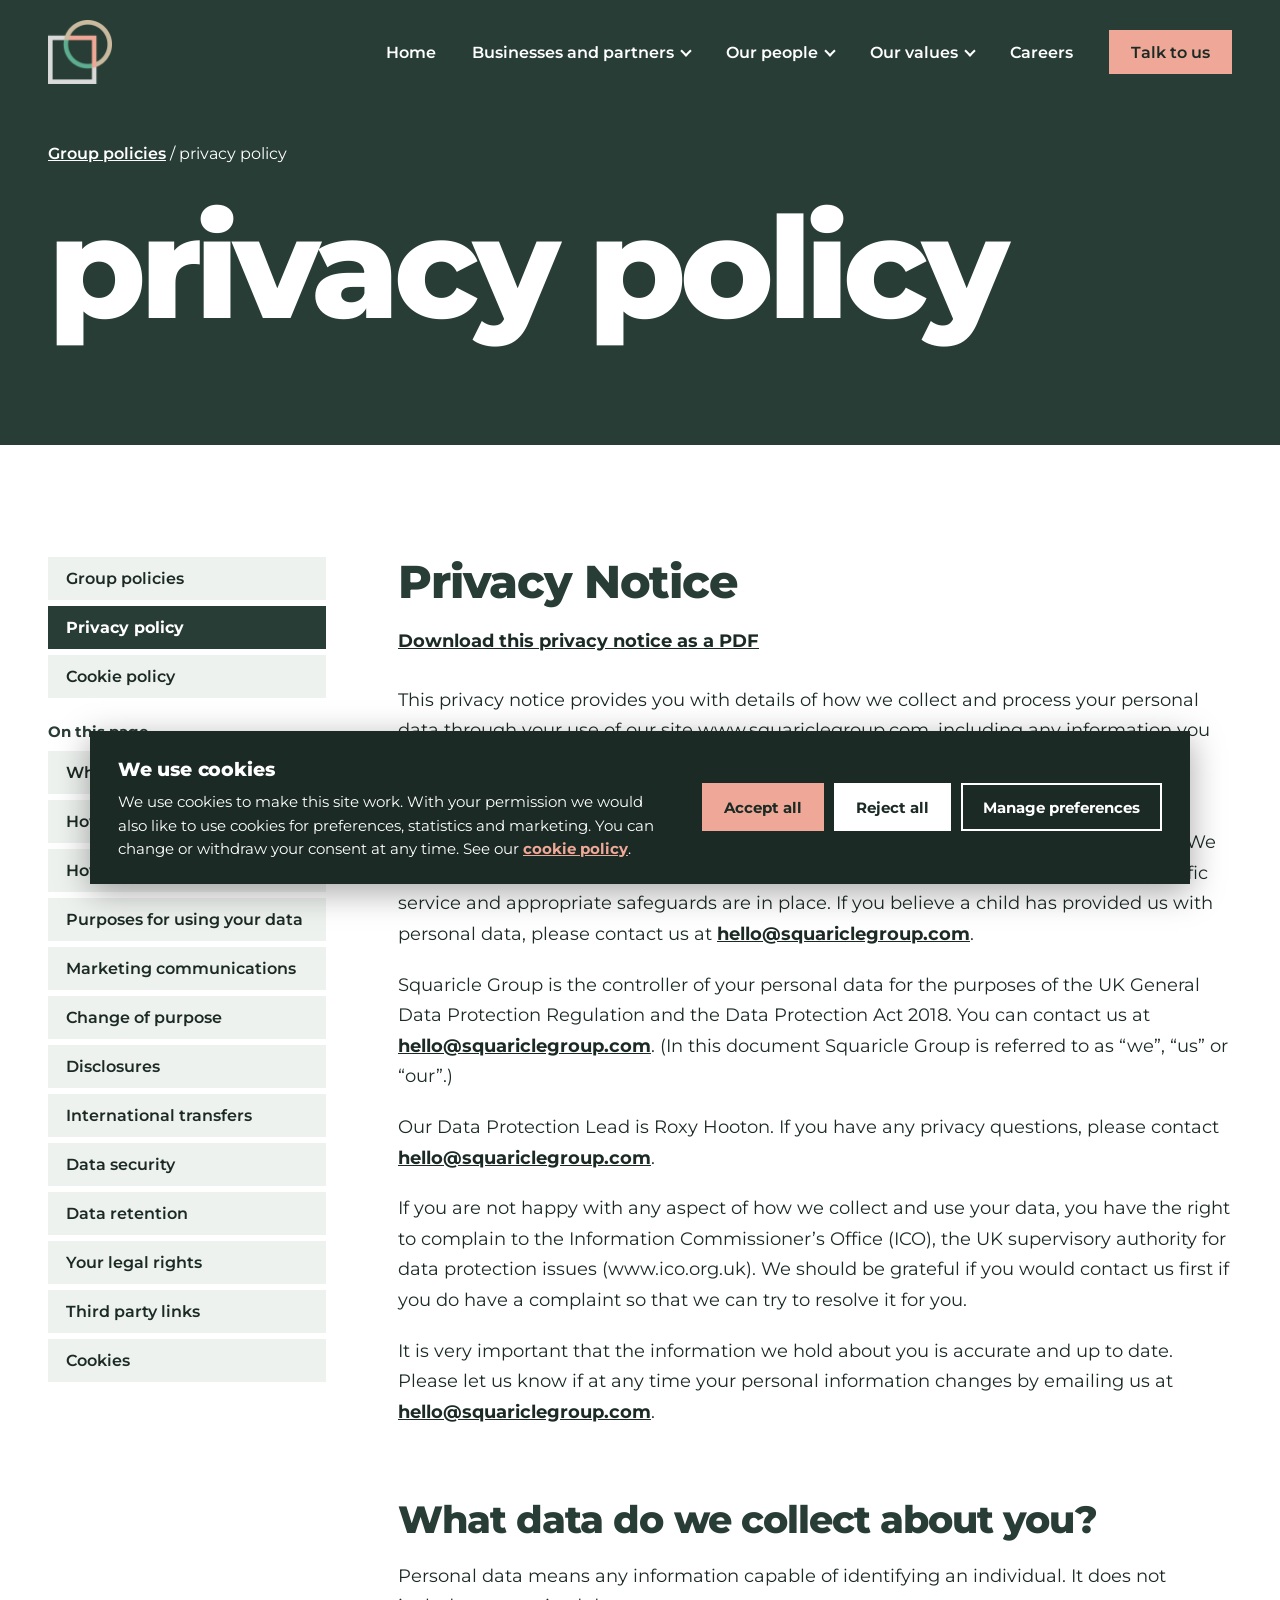
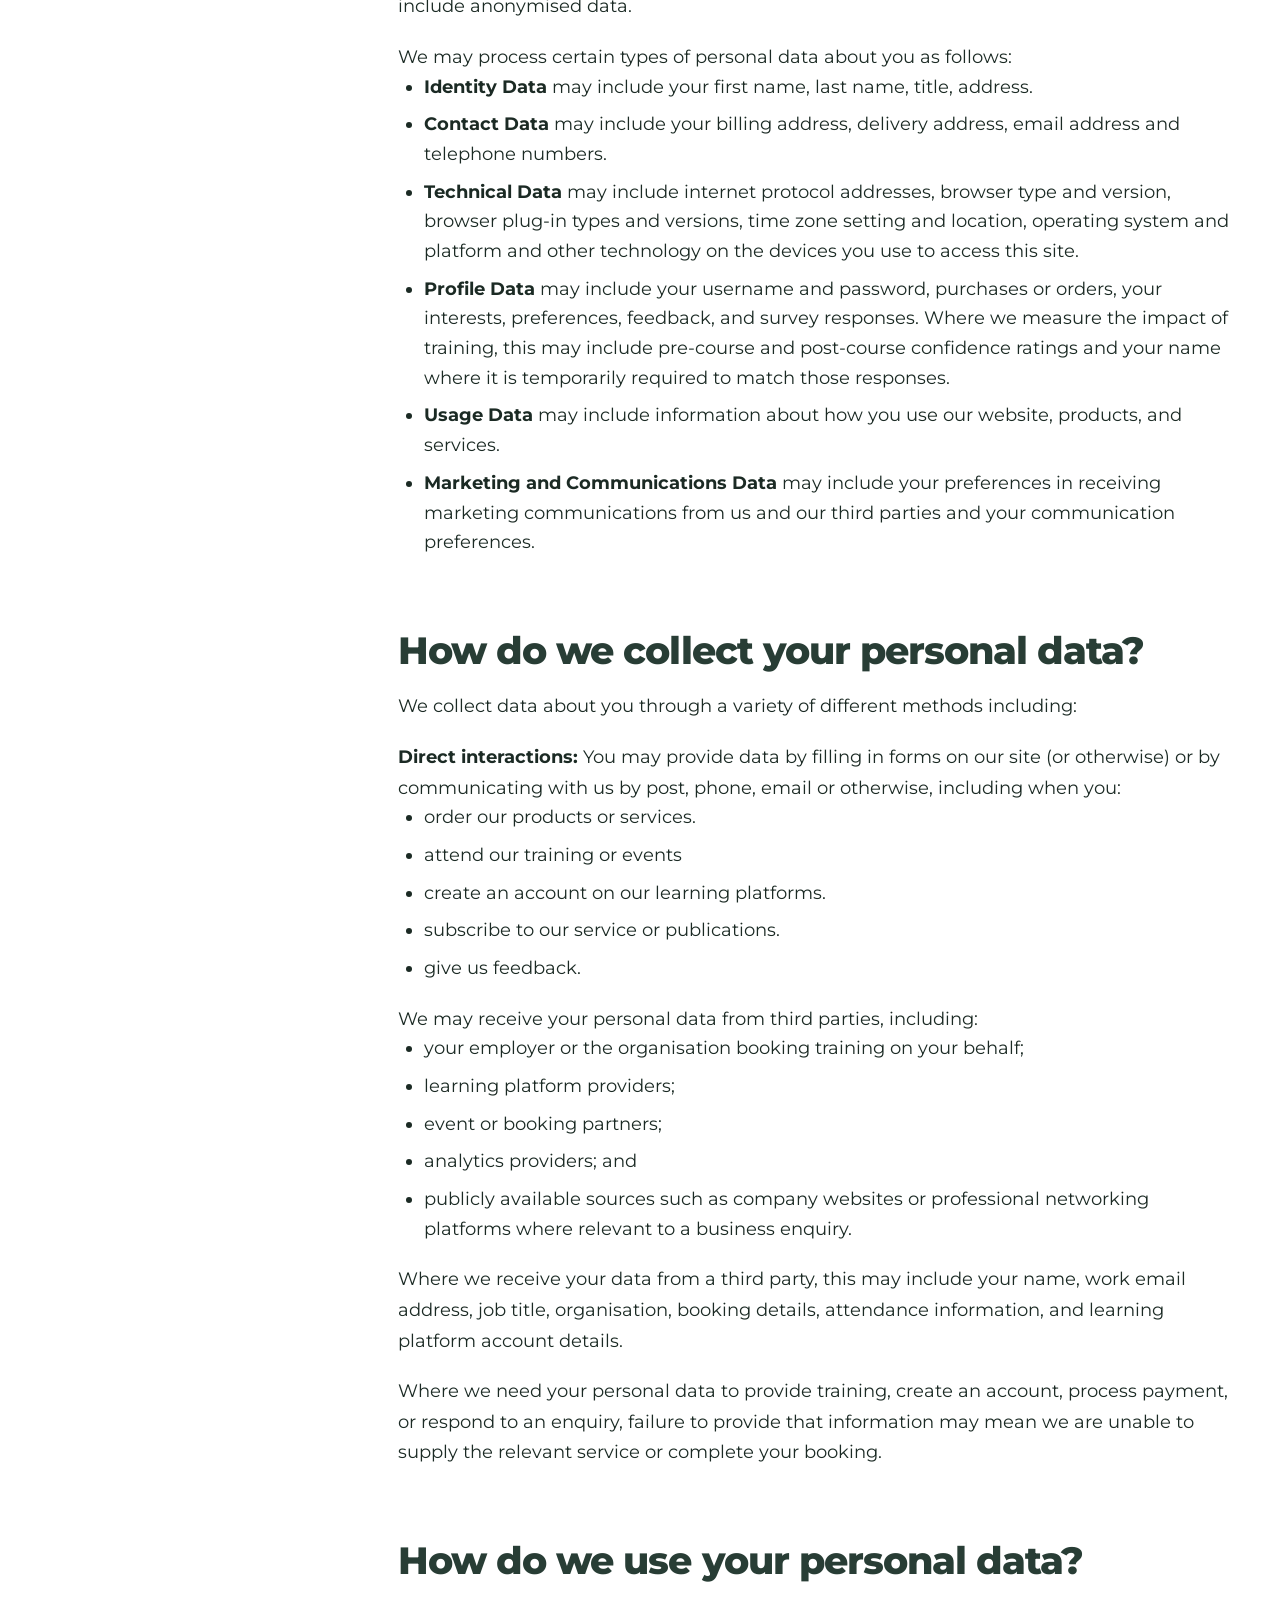
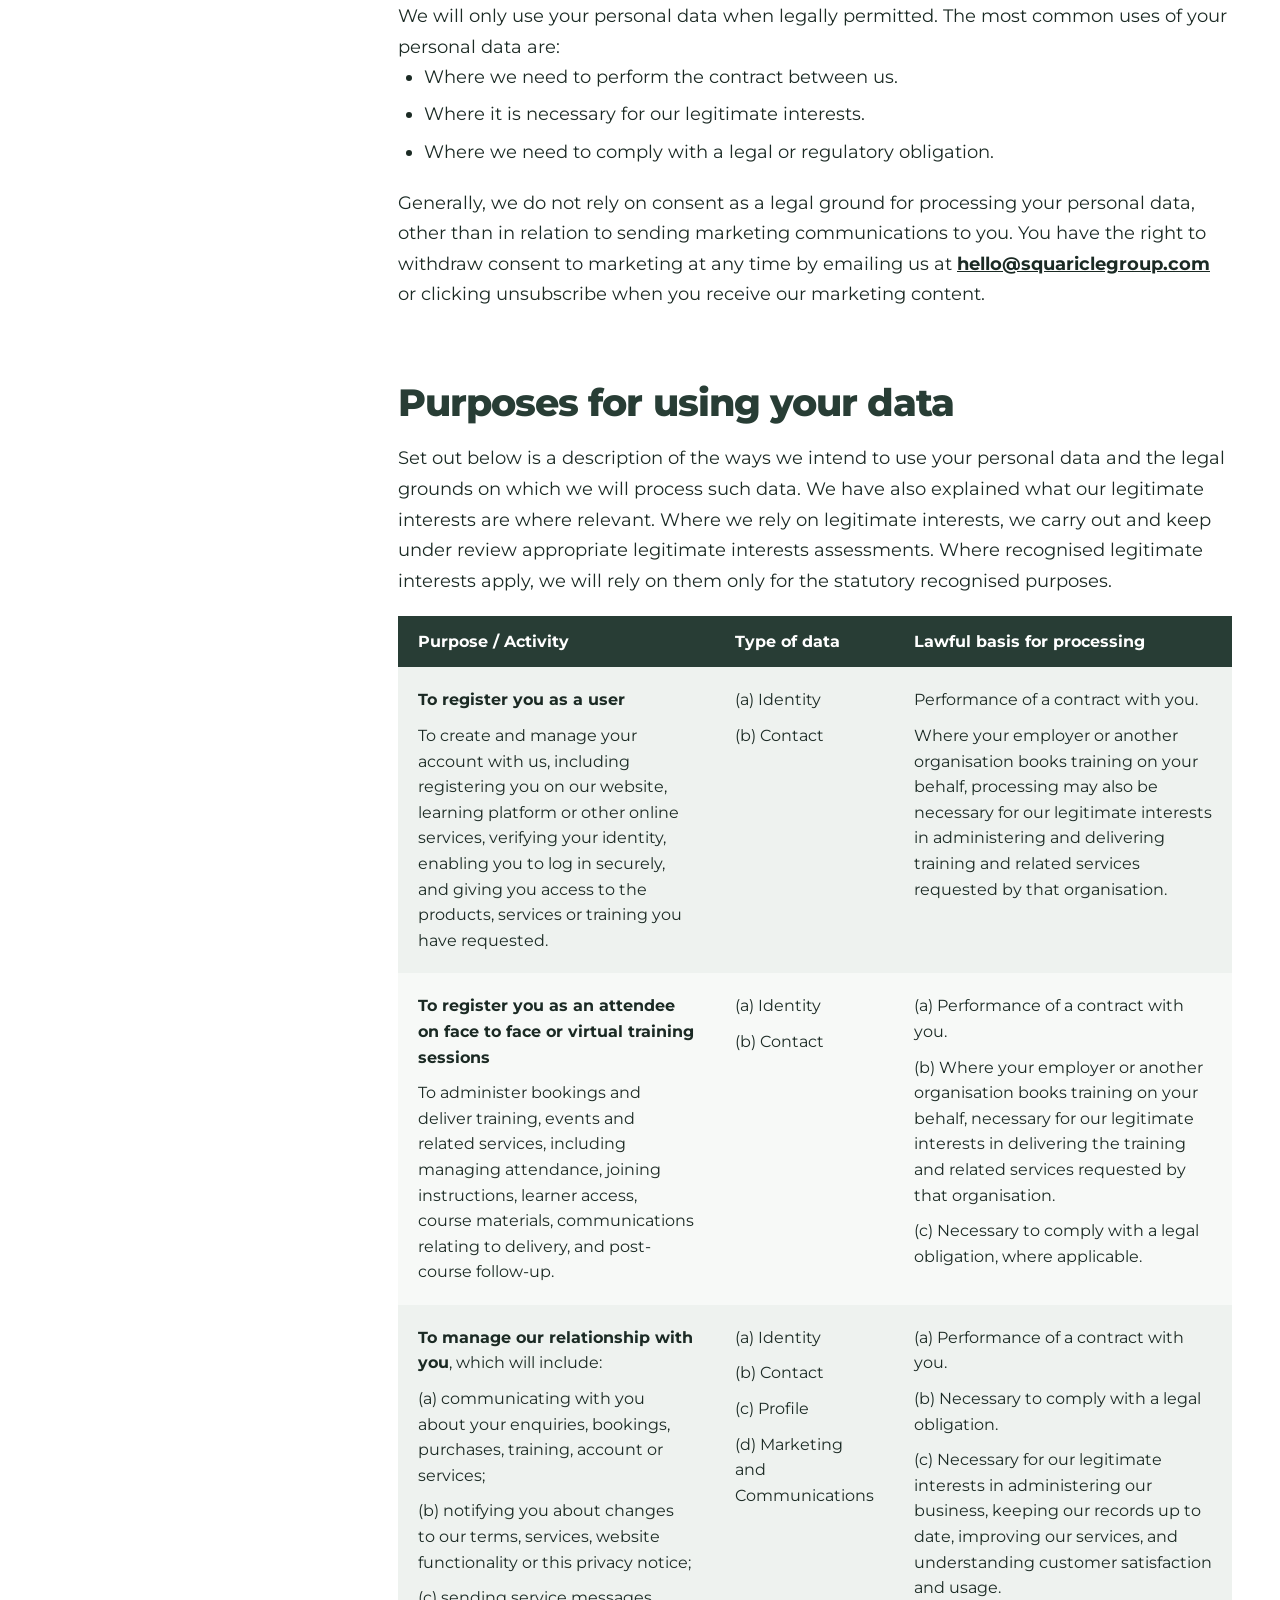
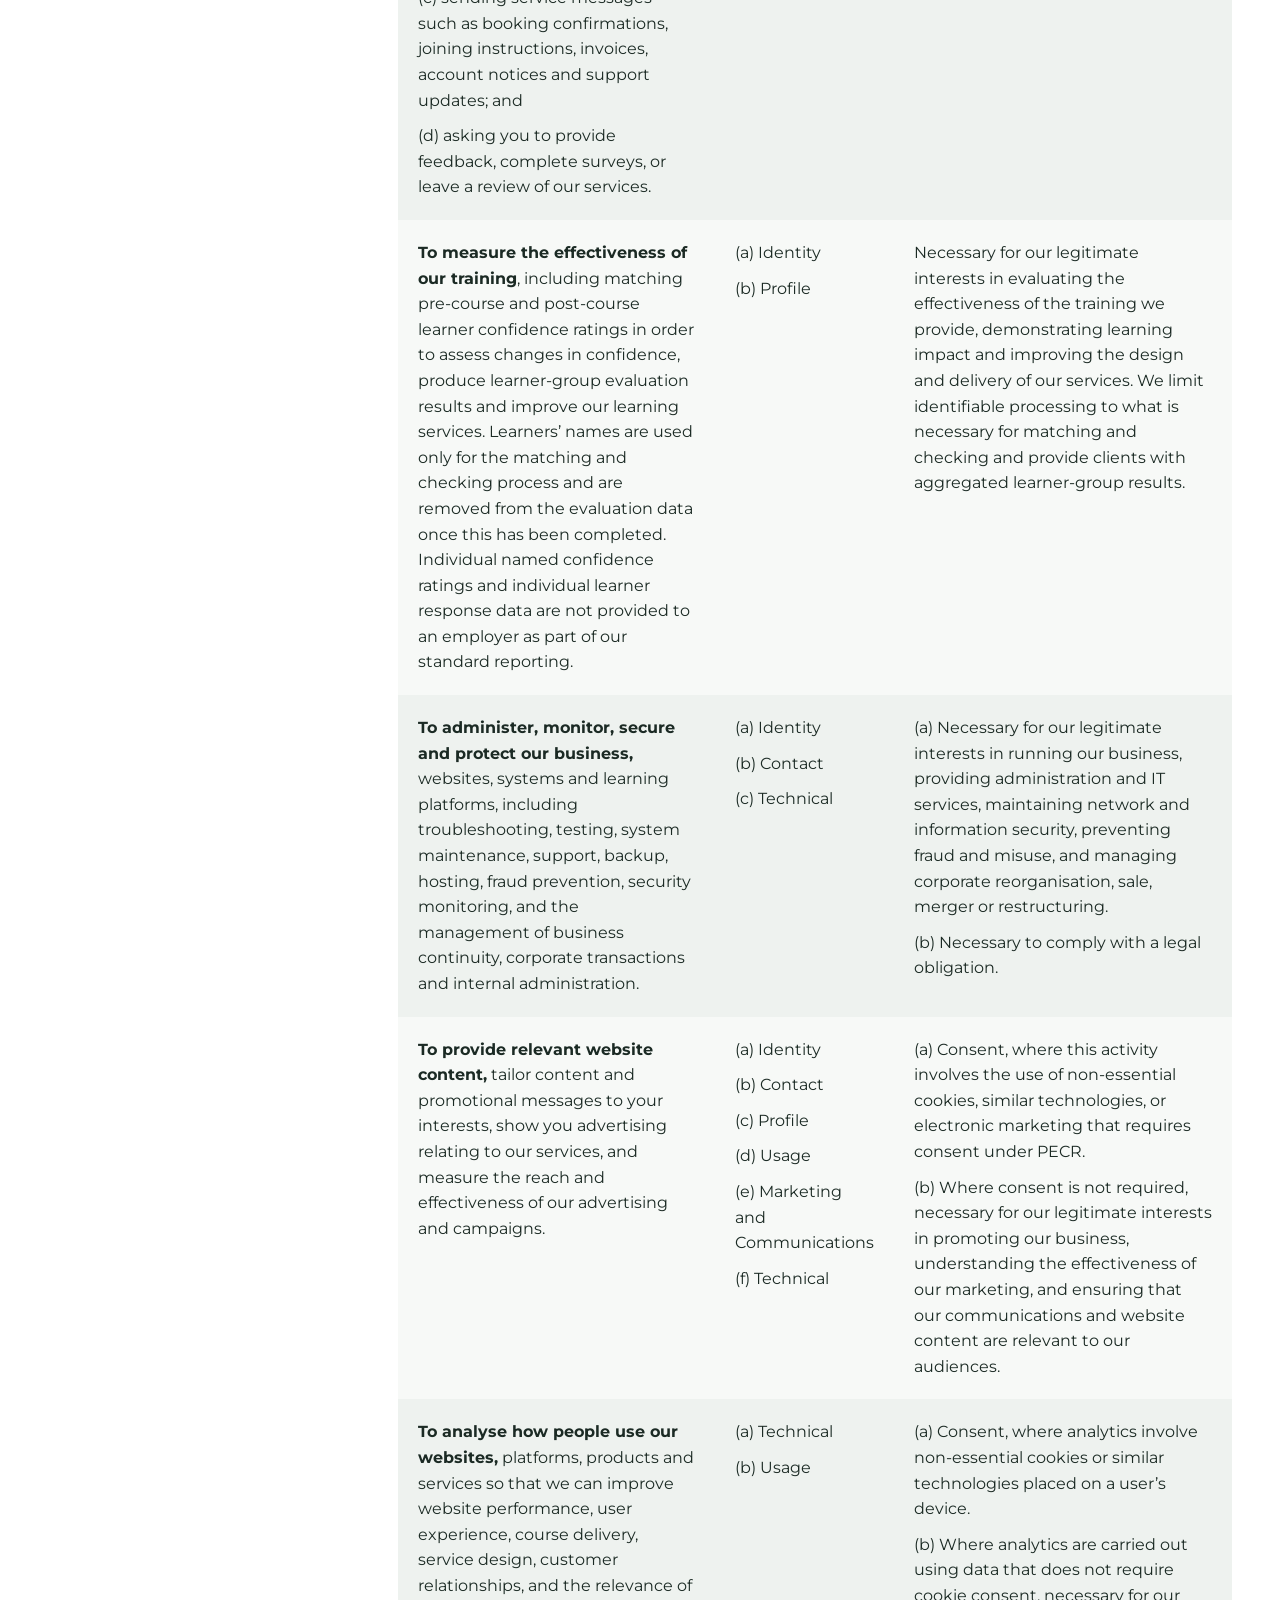
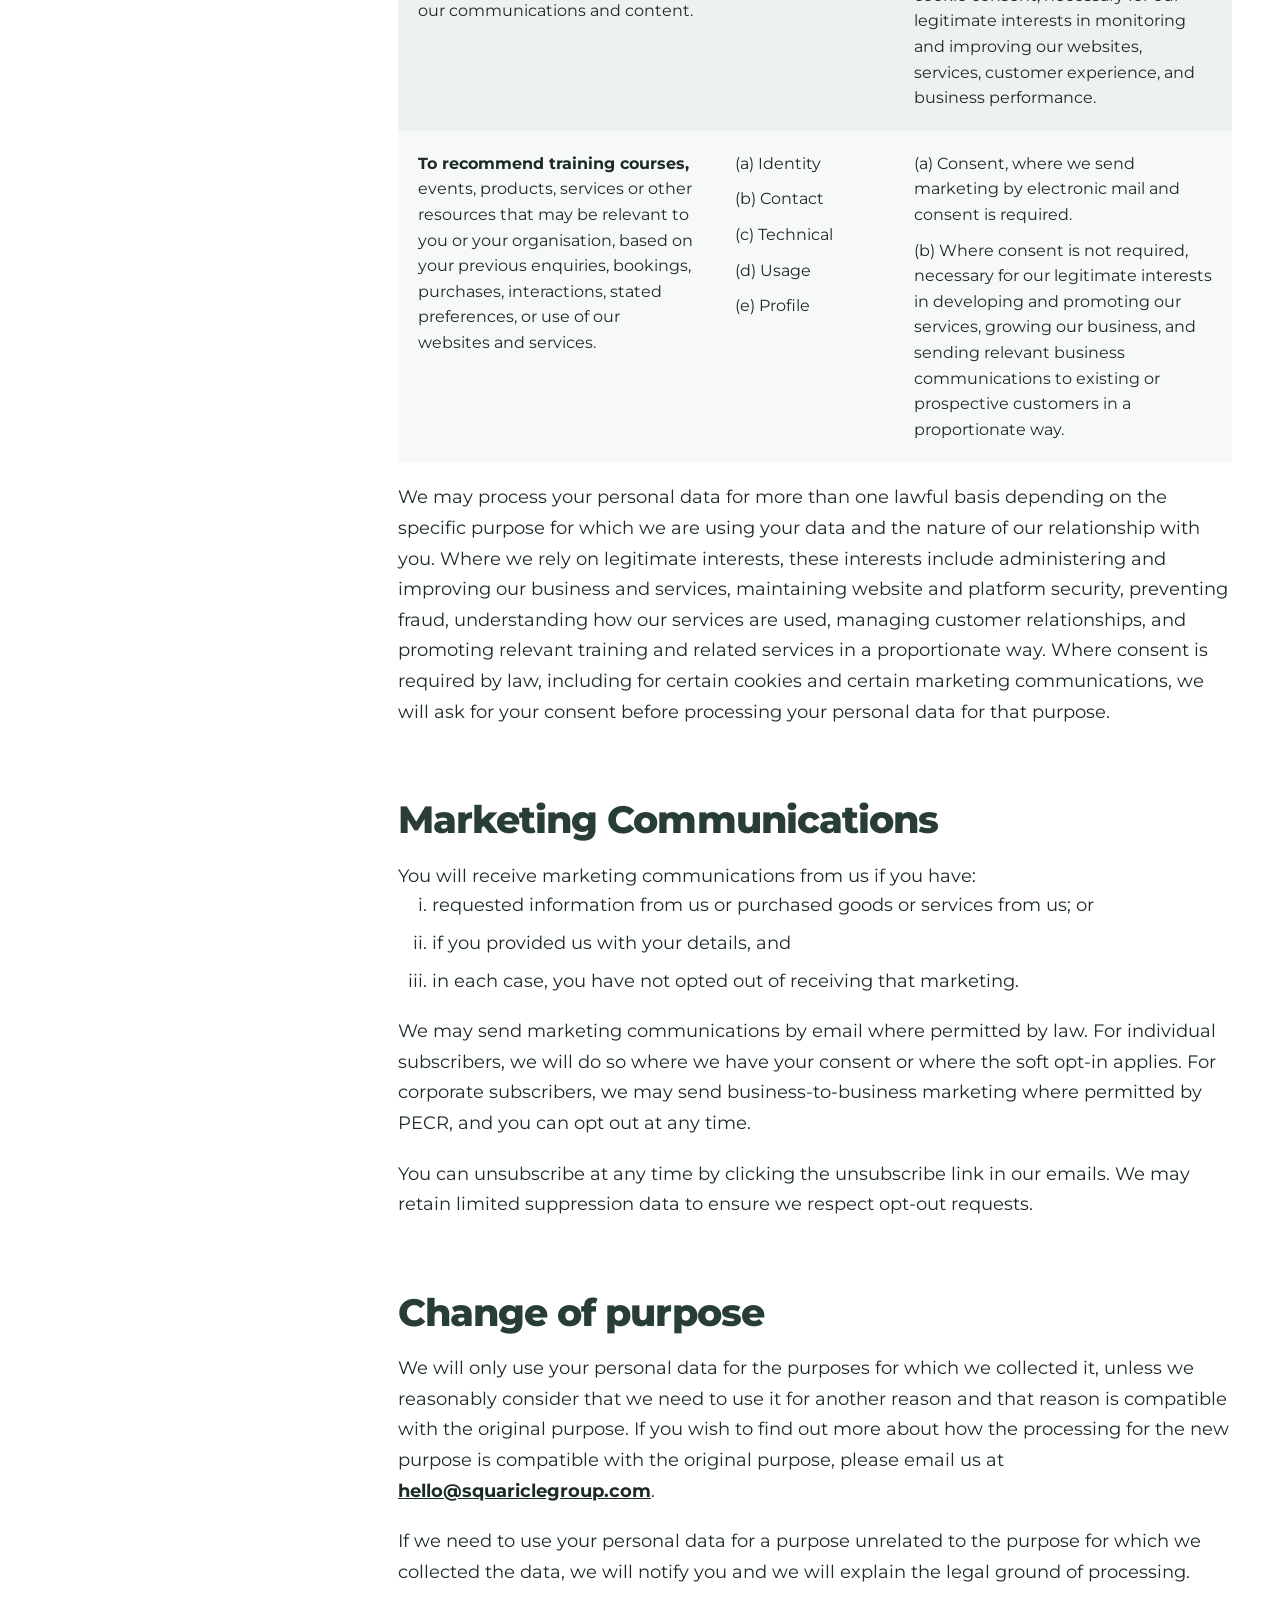
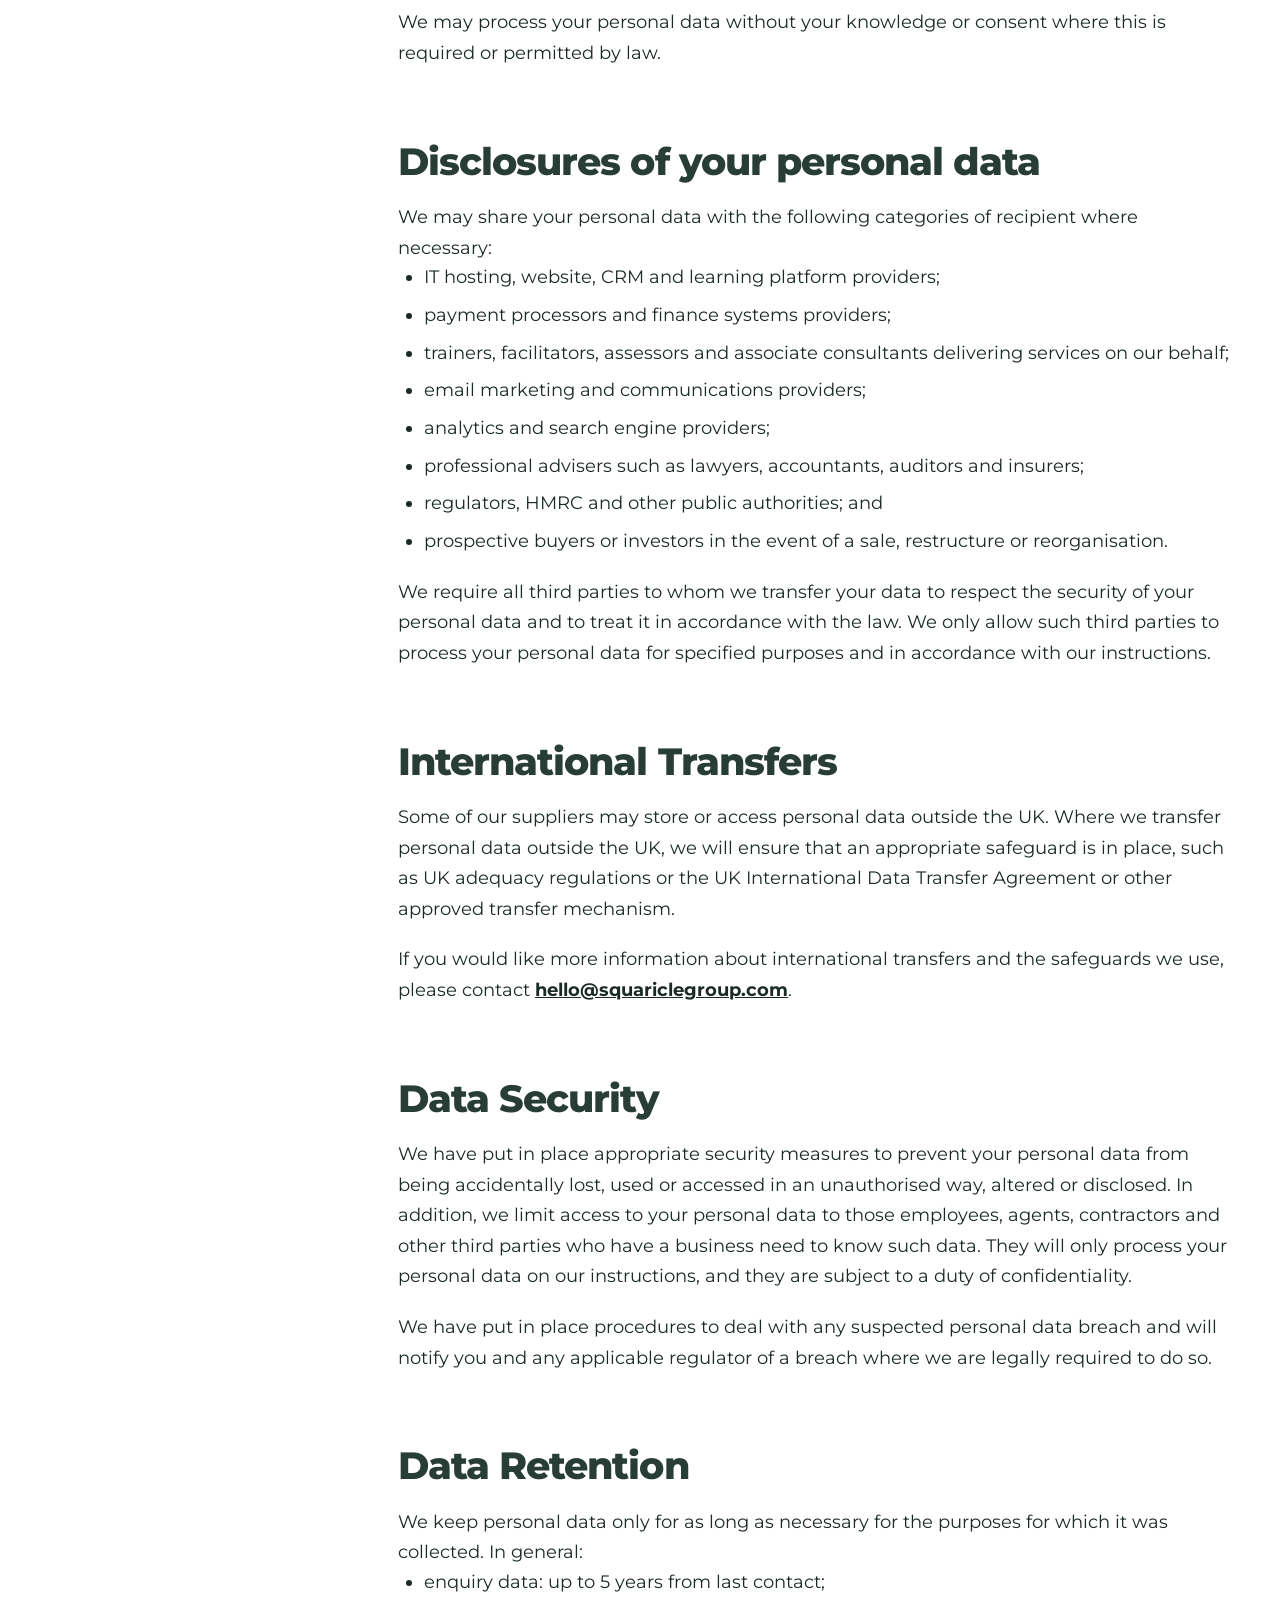
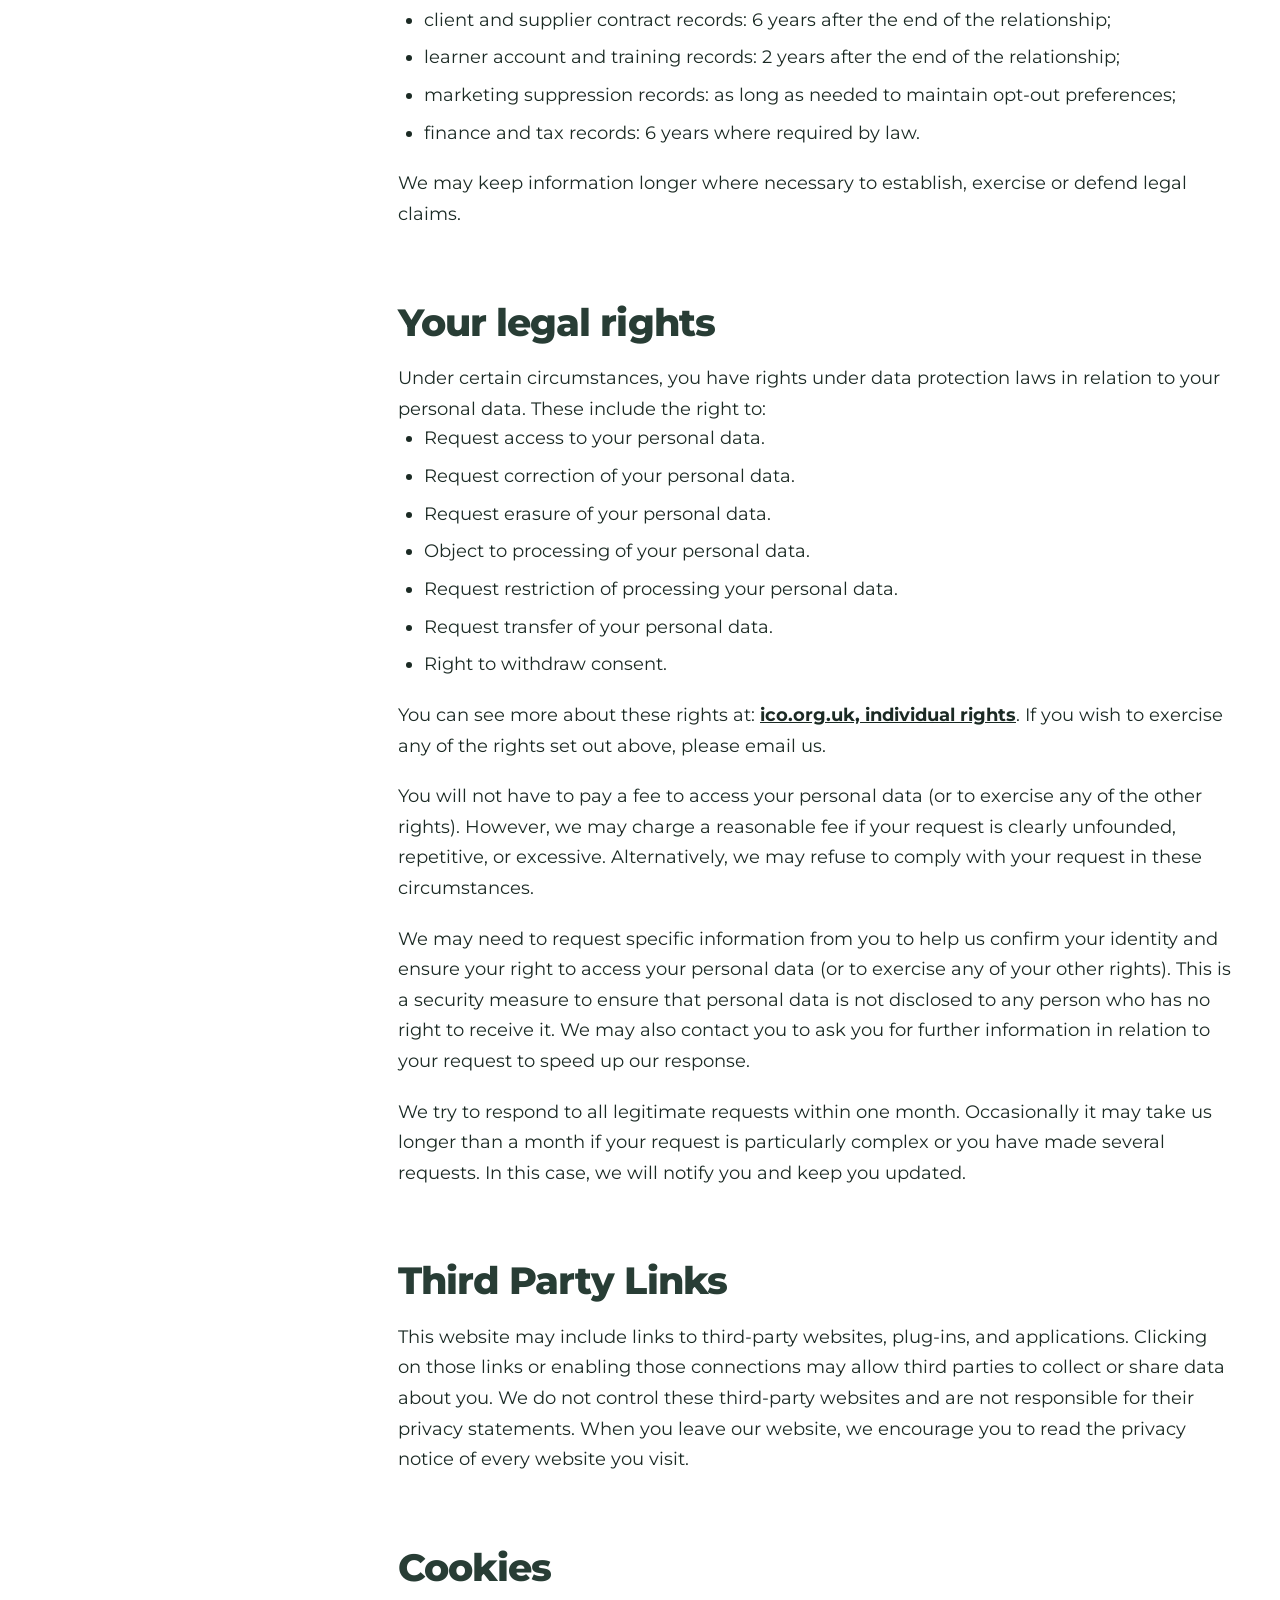
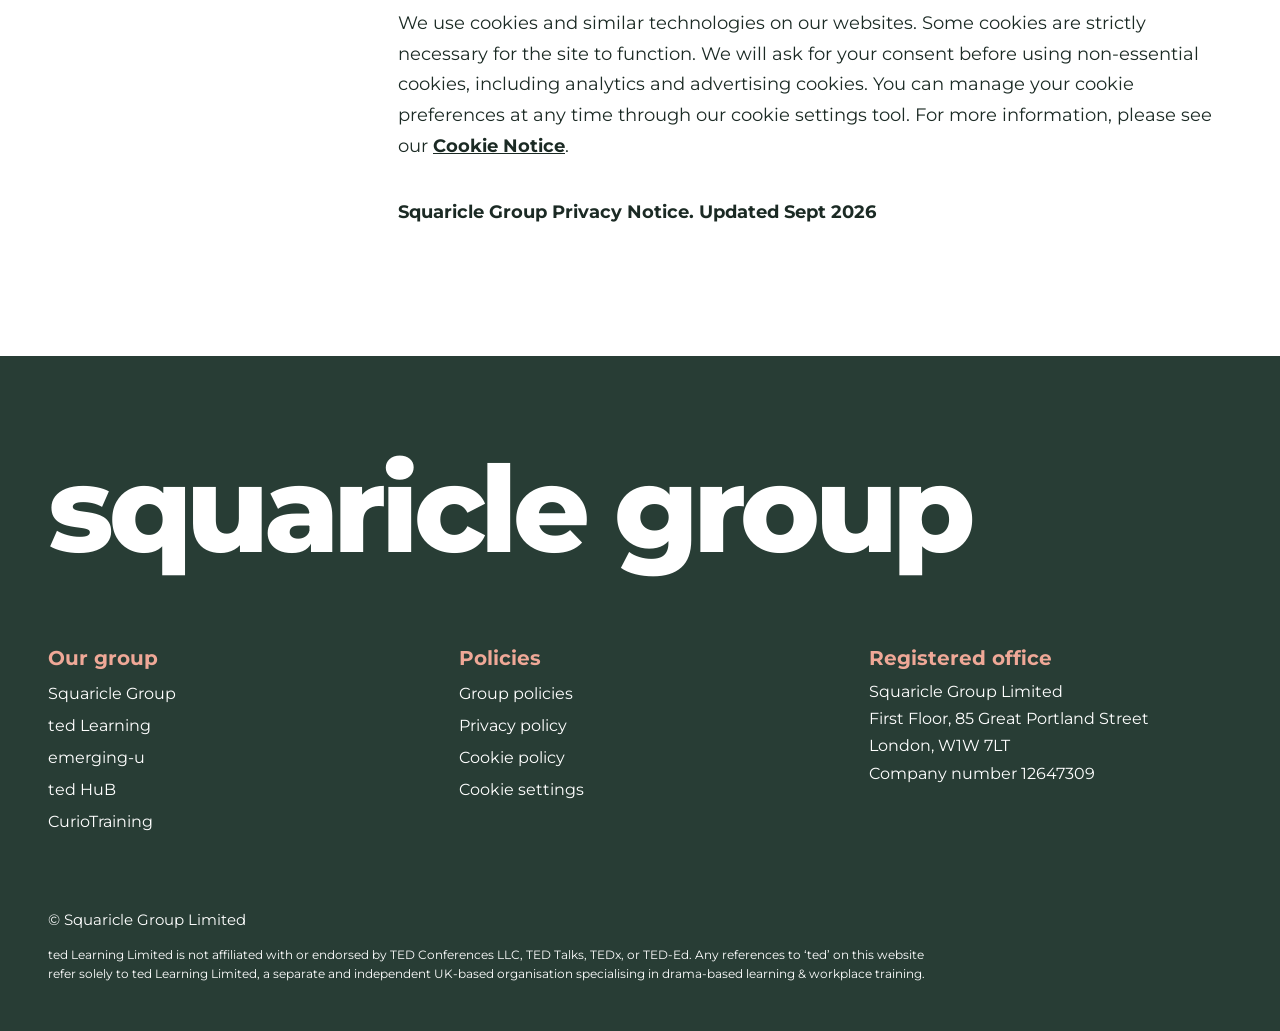
<file: privacy-policy.html>
<!doctype html>
<html lang="en">
<head>
<meta charset="utf-8">
<meta name="viewport" content="width=device-width, initial-scale=1">
<title>Privacy policy | Squaricle Group</title>
<meta name="description" content="How Squaricle Group collects and processes your personal data.">
<meta name="theme-color" content="#283d35">
<meta property="og:type" content="website">
<meta property="og:site_name" content="Squaricle Group">
<meta property="og:title" content="Privacy policy | Squaricle Group">
<meta property="og:description" content="How Squaricle Group collects and processes your personal data.">
<link rel="icon" href="assets/img/favicon-32.png" sizes="32x32" type="image/png">
<link rel="apple-touch-icon" href="assets/img/apple-touch-icon.png">
<link rel="preload" href="assets/fonts/montserrat-latin.woff2" as="font" type="font/woff2" crossorigin>
<link rel="stylesheet" href="css/site.css">
<link rel="stylesheet" href="css/consent.css">
<link rel="stylesheet" href="css/privacy-policy.css">
</head>
<body>
<div style="width:100%;background:#ffffff;font-family:'Montserrat',system-ui,sans-serif;color:#1b2a24;overflow:hidden">

<a class="skip" href="#top">Skip to content</a>
<header class="dk" style="background:#283d35">
<div class="wrap" style="display:flex;align-items:center;justify-content:space-between;gap:24px;height:104px">
<a href="index.html" aria-label="Squaricle Group home" style="display:block;line-height:0"><img src="assets/img/sg-symbol.png" alt="Squaricle Group" style="height:64px;width:64px;display:block"></a>
<nav class="nav" id="site-nav" aria-label="Main" style="display:flex;align-items:center;gap:36px">
<a href="index.html">Home</a>
<div class="has-sub"><a href="index.html#brands">Businesses and partners</a><ul class="sub" aria-label="Businesses and partners"><li><a href="ted-learning.html">ted Learning</a></li><li><a href="https://hub.tedlearning.co.uk" target="_blank" rel="noopener">ted HuB</a></li><li><a href="emerging-u.html">emerging-u</a></li><li><a href="https://www.curiotraining.com" target="_blank" rel="noopener">CurioTraining</a></li></ul></div>
<div class="has-sub"><a href="our-team.html">Our people</a><ul class="sub" aria-label="Our people"><li><a href="our-team.html#leadership">Leadership</a></li><li><a href="our-team.html">Our team</a></li></ul></div>
<div class="has-sub"><a href="our-values.html">Our values</a><ul class="sub" aria-label="Our values"><li><a href="our-values.html">Our values &amp; mission</a></li><li><a href="diversity-and-inclusion.html">Diversity &amp; inclusion</a></li><li><a href="people-policy.html">People policy</a></li><li><a href="corporate-social-responsibility.html">Corporate social responsibility</a></li></ul></div>
<a href="careers.html">Careers</a>
<a href="index.html#contact" class="btn btn-s" style="min-height:44px;padding:0 22px;color:#1b2a24">Talk to us</a>
</nav>
<button type="button" class="menu-btn" aria-expanded="false" aria-controls="site-nav" aria-label="Open menu"><span></span><span></span><span></span></button>
</div>
</header>

<main id="top">

<section class="dk" style="background:#283d35;padding:40px 0 112px">
<div class="wrap">
<p style="margin:0 0 40px;font-size:16px;color:#ffffff"><a href="group-policies.html" style="color:#ffffff;font-weight:600">Group policies</a> / privacy policy</p>
<h1 style="margin:0;font-weight:800;font-size:clamp(56px,11vw,160px);line-height:0.92;letter-spacing:-0.045em;color:#ffffff">privacy policy</h1>
</div>
</section>

<section style="padding:112px 0 128px">
<div class="wrap two" style="display:grid;grid-template-columns:3fr 9fr;gap:72px;align-items:start">
<nav class="side" aria-label="Policies and sections">
<a href="group-policies.html">Group policies</a>
<a href="privacy-policy.html" aria-current="page">Privacy policy</a>
<a href="cookie-policy.html">Cookie policy</a>
<b>On this page</b>
<a href="#data">What data we collect</a>
<a href="#collect">How we collect it</a>
<a href="#use">How we use it</a>
<a href="#purposes">Purposes for using your data</a>
<a href="#marketing">Marketing communications</a>
<a href="#purpose-change">Change of purpose</a>
<a href="#disclosures">Disclosures</a>
<a href="#transfers">International transfers</a>
<a href="#security">Data security</a>
<a href="#retention">Data retention</a>
<a href="#rights">Your legal rights</a>
<a href="#links">Third party links</a>
<a href="#cookies">Cookies</a>
</nav>

<div class="doc" style="max-width:900px">
<h2 class="h2" style="font-size:clamp(32px,3.6vw,52px)">Privacy Notice</h2>
<p class="p" style="margin-top:20px"><a href="assets/policies/squaricle-group-privacy-notice-1.3.pdf" target="_blank" rel="noopener">Download this privacy notice as a PDF<span class="vh"> (opens in a new tab)</span></a></p>
<div style="display:flex;flex-direction:column;gap:20px;margin-top:28px">
<p class="p">This privacy notice provides you with details of how we collect and process your personal data through your use of our site www.squariclegroup.com, including any information you may provide through our site when you purchase a product or service or sign up to our newsletter.</p>
<p class="p">Our websites and services are primarily intended for business users and adult learners. We do not knowingly collect personal data from children unless this is necessary for a specific service and appropriate safeguards are in place. If you believe a child has provided us with personal data, please contact us at <a href="mailto:hello@squariclegroup.com">hello@squariclegroup.com</a>.</p>
<p class="p">Squaricle Group is the controller of your personal data for the purposes of the UK General Data Protection Regulation and the Data Protection Act 2018. You can contact us at <a href="mailto:hello@squariclegroup.com">hello@squariclegroup.com</a>. (In this document Squaricle Group is referred to as “we”, “us” or “our”.)</p>
<p class="p">Our Data Protection Lead is Roxy Hooton. If you have any privacy questions, please contact <a href="mailto:hello@squariclegroup.com">hello@squariclegroup.com</a>.</p>
<p class="p">If you are not happy with any aspect of how we collect and use your data, you have the right to complain to the Information Commissioner’s Office (ICO), the UK supervisory authority for data protection issues (www.ico.org.uk). We should be grateful if you would contact us first if you do have a complaint so that we can try to resolve it for you.</p>
<p class="p">It is very important that the information we hold about you is accurate and up to date. Please let us know if at any time your personal information changes by emailing us at <a href="mailto:hello@squariclegroup.com">hello@squariclegroup.com</a>.</p>
</div>

<section id="data">
<h2 class="h2">What data do we collect about you?</h2>
<p class="p">Personal data means any information capable of identifying an individual. It does not include anonymised data.</p>
<p class="p">We may process certain types of personal data about you as follows:</p>
<ul>
<li><b>Identity Data</b> may include your first name, last name, title, address.</li>
<li><b>Contact Data</b> may include your billing address, delivery address, email address and telephone numbers.</li>
<li><b>Technical Data</b> may include internet protocol addresses, browser type and version, browser plug-in types and versions, time zone setting and location, operating system and platform and other technology on the devices you use to access this site.</li>
<li><b>Profile Data</b> may include your username and password, purchases or orders, your interests, preferences, feedback, and survey responses. Where we measure the impact of training, this may include pre-course and post-course confidence ratings and your name where it is temporarily required to match those responses.</li>
<li><b>Usage Data</b> may include information about how you use our website, products, and services.</li>
<li><b>Marketing and Communications Data</b> may include your preferences in receiving marketing communications from us and our third parties and your communication preferences.</li>
</ul>
</section>

<section id="collect">
<h2 class="h2">How do we collect your personal data?</h2>
<p class="p">We collect data about you through a variety of different methods including:</p>
<p class="p"><b>Direct interactions:</b> You may provide data by filling in forms on our site (or otherwise) or by communicating with us by post, phone, email or otherwise, including when you:</p>
<ul>
<li>order our products or services.</li>
<li>attend our training or events</li>
<li>create an account on our learning platforms.</li>
<li>subscribe to our service or publications.</li>
<li>give us feedback.</li>
</ul>
<p class="p">We may receive your personal data from third parties, including:</p>
<ul>
<li>your employer or the organisation booking training on your behalf;</li>
<li>learning platform providers;</li>
<li>event or booking partners;</li>
<li>analytics providers; and</li>
<li>publicly available sources such as company websites or professional networking platforms where relevant to a business enquiry.</li>
</ul>
<p class="p">Where we receive your data from a third party, this may include your name, work email address, job title, organisation, booking details, attendance information, and learning platform account details.</p>
<p class="p">Where we need your personal data to provide training, create an account, process payment, or respond to an enquiry, failure to provide that information may mean we are unable to supply the relevant service or complete your booking.</p>
</section>

<section id="use">
<h2 class="h2">How do we use your personal data?</h2>
<p class="p">We will only use your personal data when legally permitted. The most common uses of your personal data are:</p>
<ul>
<li>Where we need to perform the contract between us.</li>
<li>Where it is necessary for our legitimate interests.</li>
<li>Where we need to comply with a legal or regulatory obligation.</li>
</ul>
<p class="p">Generally, we do not rely on consent as a legal ground for processing your personal data, other than in relation to sending marketing communications to you. You have the right to withdraw consent to marketing at any time by emailing us at <a href="mailto:hello@squariclegroup.com">hello@squariclegroup.com</a> or clicking unsubscribe when you receive our marketing content.</p>
</section>

<section id="purposes">
<h2 class="h2">Purposes for using your data</h2>
<p class="p">Set out below is a description of the ways we intend to use your personal data and the legal grounds on which we will process such data. We have also explained what our legitimate interests are where relevant. Where we rely on legitimate interests, we carry out and keep under review appropriate legitimate interests assessments. Where recognised legitimate interests apply, we will rely on them only for the statutory recognised purposes.</p>
<div class="tw">
<table>
<thead><tr><th scope="col" style="width:38%">Purpose / Activity</th><th scope="col" style="width:20%">Type of data</th><th scope="col">Lawful basis for processing</th></tr></thead>
<tbody>
<tr><td><p><b>To register you as a user</b></p><p>To create and manage your account with us, including registering you on our website, learning platform or other online services, verifying your identity, enabling you to log in securely, and giving you access to the products, services or training you have requested.</p></td><td><p>(a) Identity</p><p>(b) Contact</p></td><td><p>Performance of a contract with you.</p><p>Where your employer or another organisation books training on your behalf, processing may also be necessary for our legitimate interests in administering and delivering training and related services requested by that organisation.</p></td></tr>
<tr><td><p><b>To register you as an attendee on face to face or virtual training sessions</b></p><p>To administer bookings and deliver training, events and related services, including managing attendance, joining instructions, learner access, course materials, communications relating to delivery, and post-course follow-up.</p></td><td><p>(a) Identity</p><p>(b) Contact</p></td><td><p>(a) Performance of a contract with you.</p><p>(b) Where your employer or another organisation books training on your behalf, necessary for our legitimate interests in delivering the training and related services requested by that organisation.</p><p>(c) Necessary to comply with a legal obligation, where applicable.</p></td></tr>
<tr><td><p><b>To manage our relationship with you</b>, which will include:</p><p>(a) communicating with you about your enquiries, bookings, purchases, training, account or services;</p><p>(b) notifying you about changes to our terms, services, website functionality or this privacy notice;</p><p>(c) sending service messages such as booking confirmations, joining instructions, invoices, account notices and support updates; and</p><p>(d) asking you to provide feedback, complete surveys, or leave a review of our services.</p></td><td><p>(a) Identity</p><p>(b) Contact</p><p>(c) Profile</p><p>(d) Marketing and Communications</p></td><td><p>(a) Performance of a contract with you.</p><p>(b) Necessary to comply with a legal obligation.</p><p>(c) Necessary for our legitimate interests in administering our business, keeping our records up to date, improving our services, and understanding customer satisfaction and usage.</p></td></tr>
<tr><td><p><b>To measure the effectiveness of our training</b>, including matching pre-course and post-course learner confidence ratings in order to assess changes in confidence, produce learner-group evaluation results and improve our learning services. Learners’ names are used only for the matching and checking process and are removed from the evaluation data once this has been completed. Individual named confidence ratings and individual learner response data are not provided to an employer as part of our standard reporting.</p></td><td><p>(a) Identity</p><p>(b) Profile</p></td><td><p>Necessary for our legitimate interests in evaluating the effectiveness of the training we provide, demonstrating learning impact and improving the design and delivery of our services. We limit identifiable processing to what is necessary for matching and checking and provide clients with aggregated learner-group results.</p></td></tr>
<tr><td><p><b>To administer, monitor, secure and protect our business,</b> websites, systems and learning platforms, including troubleshooting, testing, system maintenance, support, backup, hosting, fraud prevention, security monitoring, and the management of business continuity, corporate transactions and internal administration.</p></td><td><p>(a) Identity</p><p>(b) Contact</p><p>(c) Technical</p></td><td><p>(a) Necessary for our legitimate interests in running our business, providing administration and IT services, maintaining network and information security, preventing fraud and misuse, and managing corporate reorganisation, sale, merger or restructuring.</p><p>(b) Necessary to comply with a legal obligation.</p></td></tr>
<tr><td><p><b>To provide relevant website content,</b> tailor content and promotional messages to your interests, show you advertising relating to our services, and measure the reach and effectiveness of our advertising and campaigns.</p></td><td><p>(a) Identity</p><p>(b) Contact</p><p>(c) Profile</p><p>(d) Usage</p><p>(e) Marketing and Communications</p><p>(f) Technical</p></td><td><p>(a) Consent, where this activity involves the use of non-essential cookies, similar technologies, or electronic marketing that requires consent under PECR.</p><p>(b) Where consent is not required, necessary for our legitimate interests in promoting our business, understanding the effectiveness of our marketing, and ensuring that our communications and website content are relevant to our audiences.</p></td></tr>
<tr><td><p><b>To analyse how people use our websites,</b> platforms, products and services so that we can improve website performance, user experience, course delivery, service design, customer relationships, and the relevance of our communications and content.</p></td><td><p>(a) Technical</p><p>(b) Usage</p></td><td><p>(a) Consent, where analytics involve non-essential cookies or similar technologies placed on a user’s device.</p><p>(b) Where analytics are carried out using data that does not require cookie consent, necessary for our legitimate interests in monitoring and improving our websites, services, customer experience, and business performance.</p></td></tr>
<tr><td><p><b>To recommend training courses,</b> events, products, services or other resources that may be relevant to you or your organisation, based on your previous enquiries, bookings, purchases, interactions, stated preferences, or use of our websites and services.</p></td><td><p>(a) Identity</p><p>(b) Contact</p><p>(c) Technical</p><p>(d) Usage</p><p>(e) Profile</p></td><td><p>(a) Consent, where we send marketing by electronic mail and consent is required.</p><p>(b) Where consent is not required, necessary for our legitimate interests in developing and promoting our services, growing our business, and sending relevant business communications to existing or prospective customers in a proportionate way.</p></td></tr>
</tbody>
</table>
</div>
<p class="p">We may process your personal data for more than one lawful basis depending on the specific purpose for which we are using your data and the nature of our relationship with you. Where we rely on legitimate interests, these interests include administering and improving our business and services, maintaining website and platform security, preventing fraud, understanding how our services are used, managing customer relationships, and promoting relevant training and related services in a proportionate way. Where consent is required by law, including for certain cookies and certain marketing communications, we will ask for your consent before processing your personal data for that purpose.</p>
</section>

<section id="marketing">
<h2 class="h2">Marketing Communications</h2>
<p class="p">You will receive marketing communications from us if you have:</p>
<ol style="margin:0;padding-left:34px;display:flex;flex-direction:column;gap:8px;list-style:lower-roman">
<li>requested information from us or purchased goods or services from us; or</li>
<li>if you provided us with your details, and</li>
<li>in each case, you have not opted out of receiving that marketing.</li>
</ol>
<p class="p">We may send marketing communications by email where permitted by law. For individual subscribers, we will do so where we have your consent or where the soft opt-in applies. For corporate subscribers, we may send business-to-business marketing where permitted by PECR, and you can opt out at any time.</p>
<p class="p">You can unsubscribe at any time by clicking the unsubscribe link in our emails. We may retain limited suppression data to ensure we respect opt-out requests.</p>
</section>

<section id="purpose-change">
<h2 class="h2">Change of purpose</h2>
<p class="p">We will only use your personal data for the purposes for which we collected it, unless we reasonably consider that we need to use it for another reason and that reason is compatible with the original purpose. If you wish to find out more about how the processing for the new purpose is compatible with the original purpose, please email us at <a href="mailto:hello@squariclegroup.com">hello@squariclegroup.com</a>.</p>
<p class="p">If we need to use your personal data for a purpose unrelated to the purpose for which we collected the data, we will notify you and we will explain the legal ground of processing.</p>
<p class="p">We may process your personal data without your knowledge or consent where this is required or permitted by law.</p>
</section>

<section id="disclosures">
<h2 class="h2">Disclosures of your personal data</h2>
<p class="p">We may share your personal data with the following categories of recipient where necessary:</p>
<ul>
<li>IT hosting, website, CRM and learning platform providers;</li>
<li>payment processors and finance systems providers;</li>
<li>trainers, facilitators, assessors and associate consultants delivering services on our behalf;</li>
<li>email marketing and communications providers;</li>
<li>analytics and search engine providers;</li>
<li>professional advisers such as lawyers, accountants, auditors and insurers;</li>
<li>regulators, HMRC and other public authorities; and</li>
<li>prospective buyers or investors in the event of a sale, restructure or reorganisation.</li>
</ul>
<p class="p">We require all third parties to whom we transfer your data to respect the security of your personal data and to treat it in accordance with the law. We only allow such third parties to process your personal data for specified purposes and in accordance with our instructions.</p>
</section>

<section id="transfers">
<h2 class="h2">International Transfers</h2>
<p class="p">Some of our suppliers may store or access personal data outside the UK. Where we transfer personal data outside the UK, we will ensure that an appropriate safeguard is in place, such as UK adequacy regulations or the UK International Data Transfer Agreement or other approved transfer mechanism.</p>
<p class="p">If you would like more information about international transfers and the safeguards we use, please contact <a href="mailto:hello@squariclegroup.com">hello@squariclegroup.com</a>.</p>
</section>

<section id="security">
<h2 class="h2">Data Security</h2>
<p class="p">We have put in place appropriate security measures to prevent your personal data from being accidentally lost, used or accessed in an unauthorised way, altered or disclosed. In addition, we limit access to your personal data to those employees, agents, contractors and other third parties who have a business need to know such data. They will only process your personal data on our instructions, and they are subject to a duty of confidentiality.</p>
<p class="p">We have put in place procedures to deal with any suspected personal data breach and will notify you and any applicable regulator of a breach where we are legally required to do so.</p>
</section>

<section id="retention">
<h2 class="h2">Data Retention</h2>
<p class="p">We keep personal data only for as long as necessary for the purposes for which it was collected. In general:</p>
<ul>
<li>enquiry data: up to 5 years from last contact;</li>
<li>client and supplier contract records: 6 years after the end of the relationship;</li>
<li>learner account and training records: 2 years after the end of the relationship;</li>
<li>marketing suppression records: as long as needed to maintain opt-out preferences;</li>
<li>finance and tax records: 6 years where required by law.</li>
</ul>
<p class="p">We may keep information longer where necessary to establish, exercise or defend legal claims.</p>
</section>

<section id="rights">
<h2 class="h2">Your legal rights</h2>
<p class="p">Under certain circumstances, you have rights under data protection laws in relation to your personal data. These include the right to:</p>
<ul>
<li>Request access to your personal data.</li>
<li>Request correction of your personal data.</li>
<li>Request erasure of your personal data.</li>
<li>Object to processing of your personal data.</li>
<li>Request restriction of processing your personal data.</li>
<li>Request transfer of your personal data.</li>
<li>Right to withdraw consent.</li>
</ul>
<p class="p">You can see more about these rights at: <a href="https://ico.org.uk/for-organisations/guide-to-the-general-data-protection-regulation-gdpr/individual-rights/">ico.org.uk, individual rights</a>. If you wish to exercise any of the rights set out above, please email us.</p>
<p class="p">You will not have to pay a fee to access your personal data (or to exercise any of the other rights). However, we may charge a reasonable fee if your request is clearly unfounded, repetitive, or excessive. Alternatively, we may refuse to comply with your request in these circumstances.</p>
<p class="p">We may need to request specific information from you to help us confirm your identity and ensure your right to access your personal data (or to exercise any of your other rights). This is a security measure to ensure that personal data is not disclosed to any person who has no right to receive it. We may also contact you to ask you for further information in relation to your request to speed up our response.</p>
<p class="p">We try to respond to all legitimate requests within one month. Occasionally it may take us longer than a month if your request is particularly complex or you have made several requests. In this case, we will notify you and keep you updated.</p>
</section>

<section id="links">
<h2 class="h2">Third Party Links</h2>
<p class="p">This website may include links to third-party websites, plug-ins, and applications. Clicking on those links or enabling those connections may allow third parties to collect or share data about you. We do not control these third-party websites and are not responsible for their privacy statements. When you leave our website, we encourage you to read the privacy notice of every website you visit.</p>
</section>

<section id="cookies">
<h2 class="h2">Cookies</h2>
<p class="p">We use cookies and similar technologies on our websites. Some cookies are strictly necessary for the site to function. We will ask for your consent before using non-essential cookies, including analytics and advertising cookies. You can manage your cookie preferences at any time through our cookie settings tool. For more information, please see our <a href="cookie-policy.html">Cookie Notice</a>.</p>
<p class="p" style="margin-top:36px"><b>Squaricle Group Privacy Notice. Updated Sept 2026</b></p>
</section>

</div>
</div>
</section>

</main>

<footer class="dk" style="background:#283d35;padding:96px 0 48px;color:#ffffff">
<div class="wrap">
<p style="margin:0;font-weight:800;font-size:clamp(52px,9.4vw,136px);line-height:0.95;letter-spacing:-0.045em;color:#ffffff">squaricle group</p>
<div class="three" style="display:grid;grid-template-columns:repeat(3,minmax(0,1fr));gap:48px;margin-top:80px">
<div class="fl" style="display:flex;flex-direction:column">
<p style="margin:0 0 8px;font-size:20px;font-weight:700;color:#efa897">Our group</p>
<a href="index.html">Squaricle Group</a><a href="ted-learning.html">ted Learning</a><a href="emerging-u.html">emerging-u</a><a href="https://hub.tedlearning.co.uk">ted HuB</a><a href="https://www.curiotraining.com">CurioTraining</a>
</div>
<div class="fl" style="display:flex;flex-direction:column">
<p style="margin:0 0 8px;font-size:20px;font-weight:700;color:#efa897">Policies</p>
<a href="group-policies.html">Group policies</a><a href="privacy-policy.html">Privacy policy</a><a href="cookie-policy.html">Cookie policy</a><a href="cookie-policy.html#consent" data-consent-open>Cookie settings</a>
</div>
<div>
<p style="margin:0 0 8px;font-size:20px;font-weight:700;color:#efa897">Registered office</p>
<p style="margin:0;font-size:16px;line-height:1.7;color:#ffffff">Squaricle Group Limited<br>First Floor, 85 Great Portland Street<br>London, W1W 7LT<br>Company number 12647309</p>
</div>
</div>
<p style="margin:72px 0 0;font-size:15px;color:#ffffff">© Squaricle Group Limited</p>
<p style="margin:16px 0 0;max-width:900px;font-size:12px;line-height:1.6;color:#ffffff">ted Learning Limited is not affiliated with or endorsed by TED Conferences LLC, TED Talks, TEDx, or TED-Ed. Any references to ‘ted’ on this website refer solely to ted Learning Limited, a separate and independent UK-based organisation specialising in drama-based learning &amp; workplace training.</p>
</div>
</footer>

</div>
<script type="text/plain" data-consent="statistics" src="js/analytics.js"></script>
<script src="js/consent.js" defer></script>
<script src="js/site.js" defer></script>
</body>
</html>
</file>
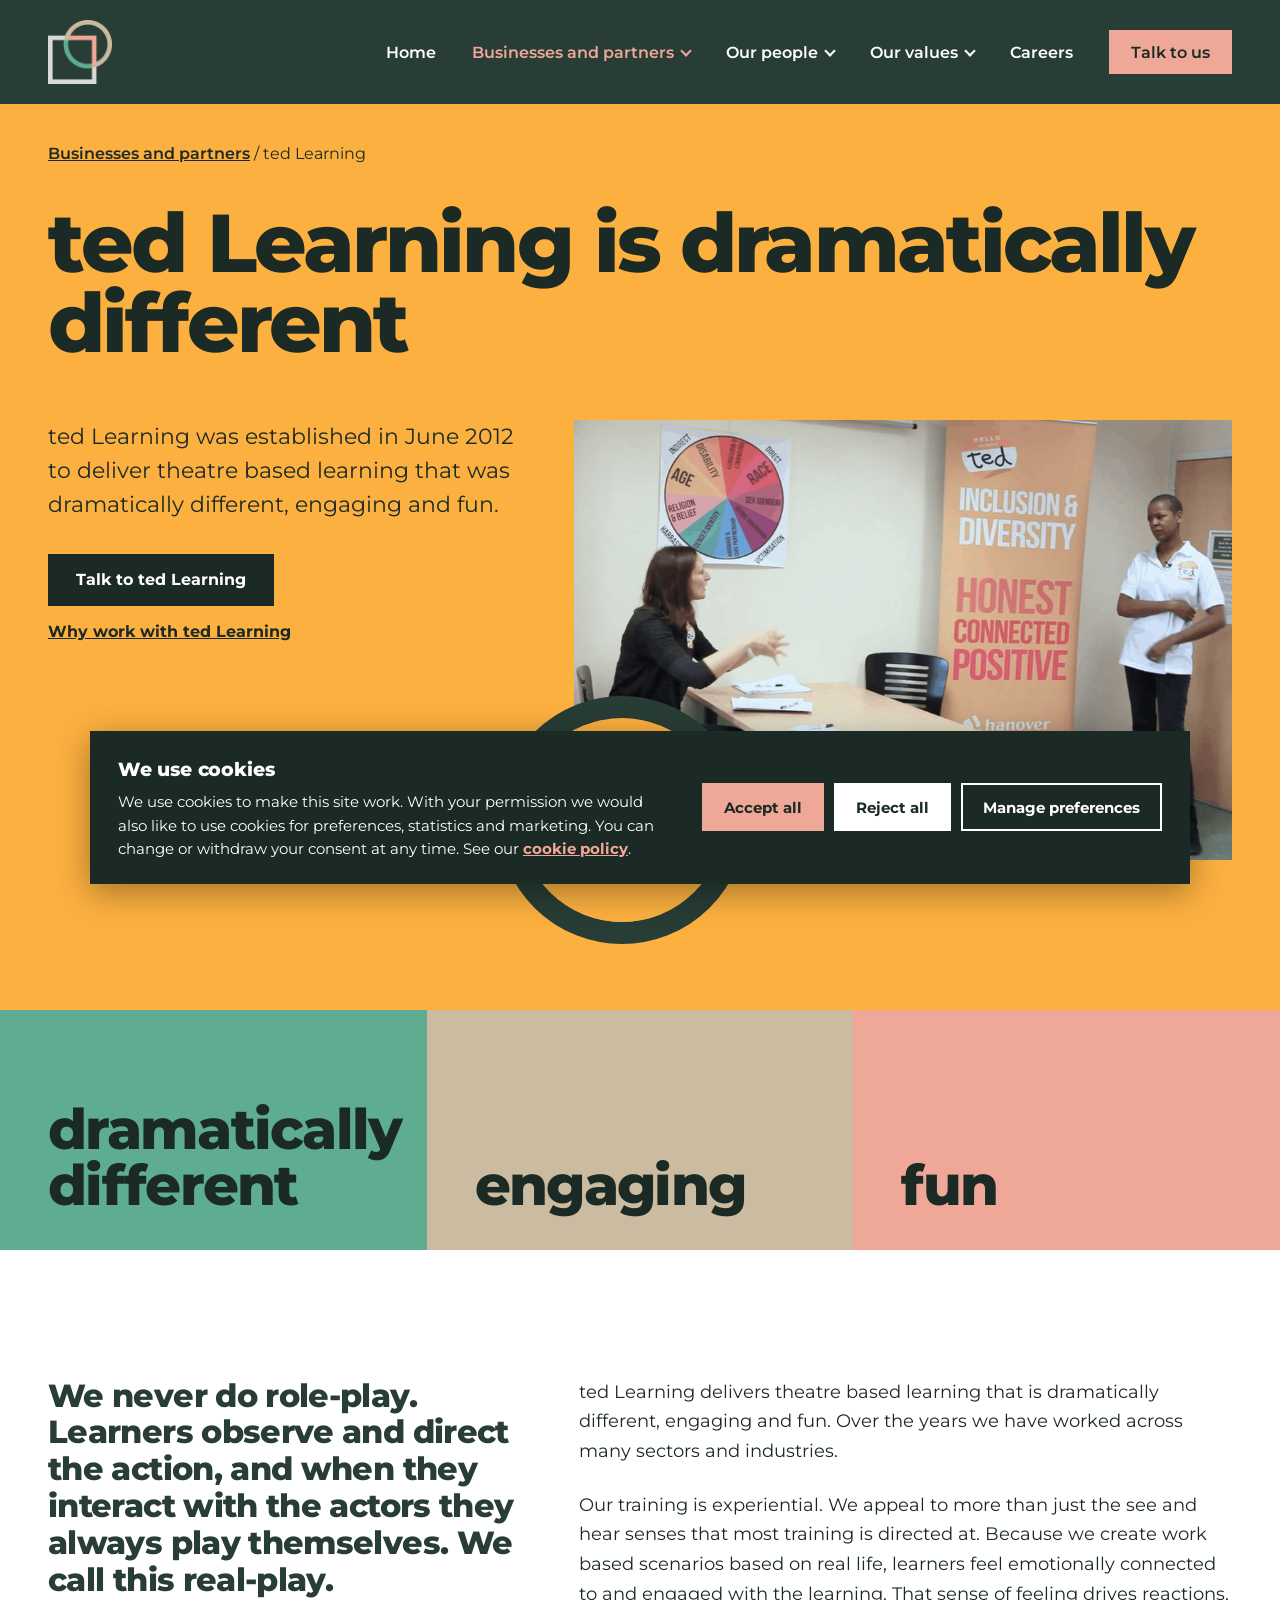
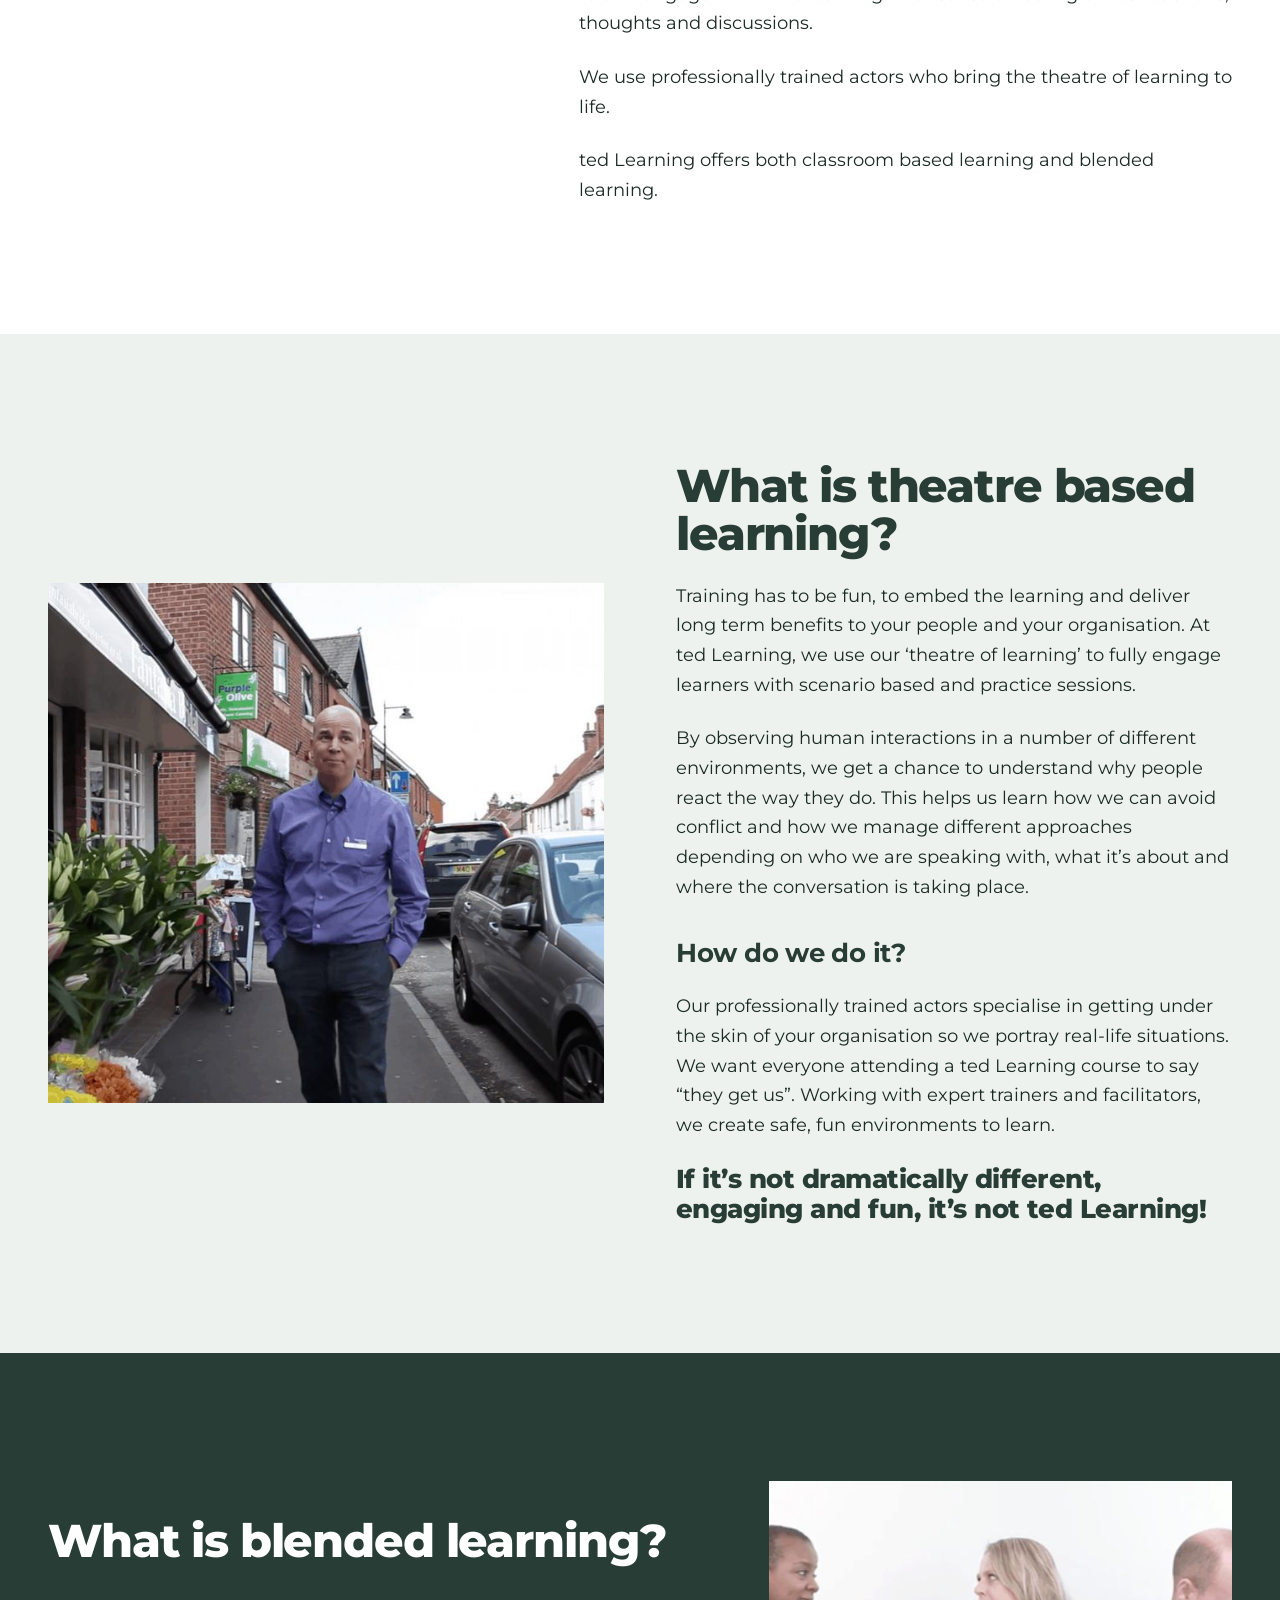
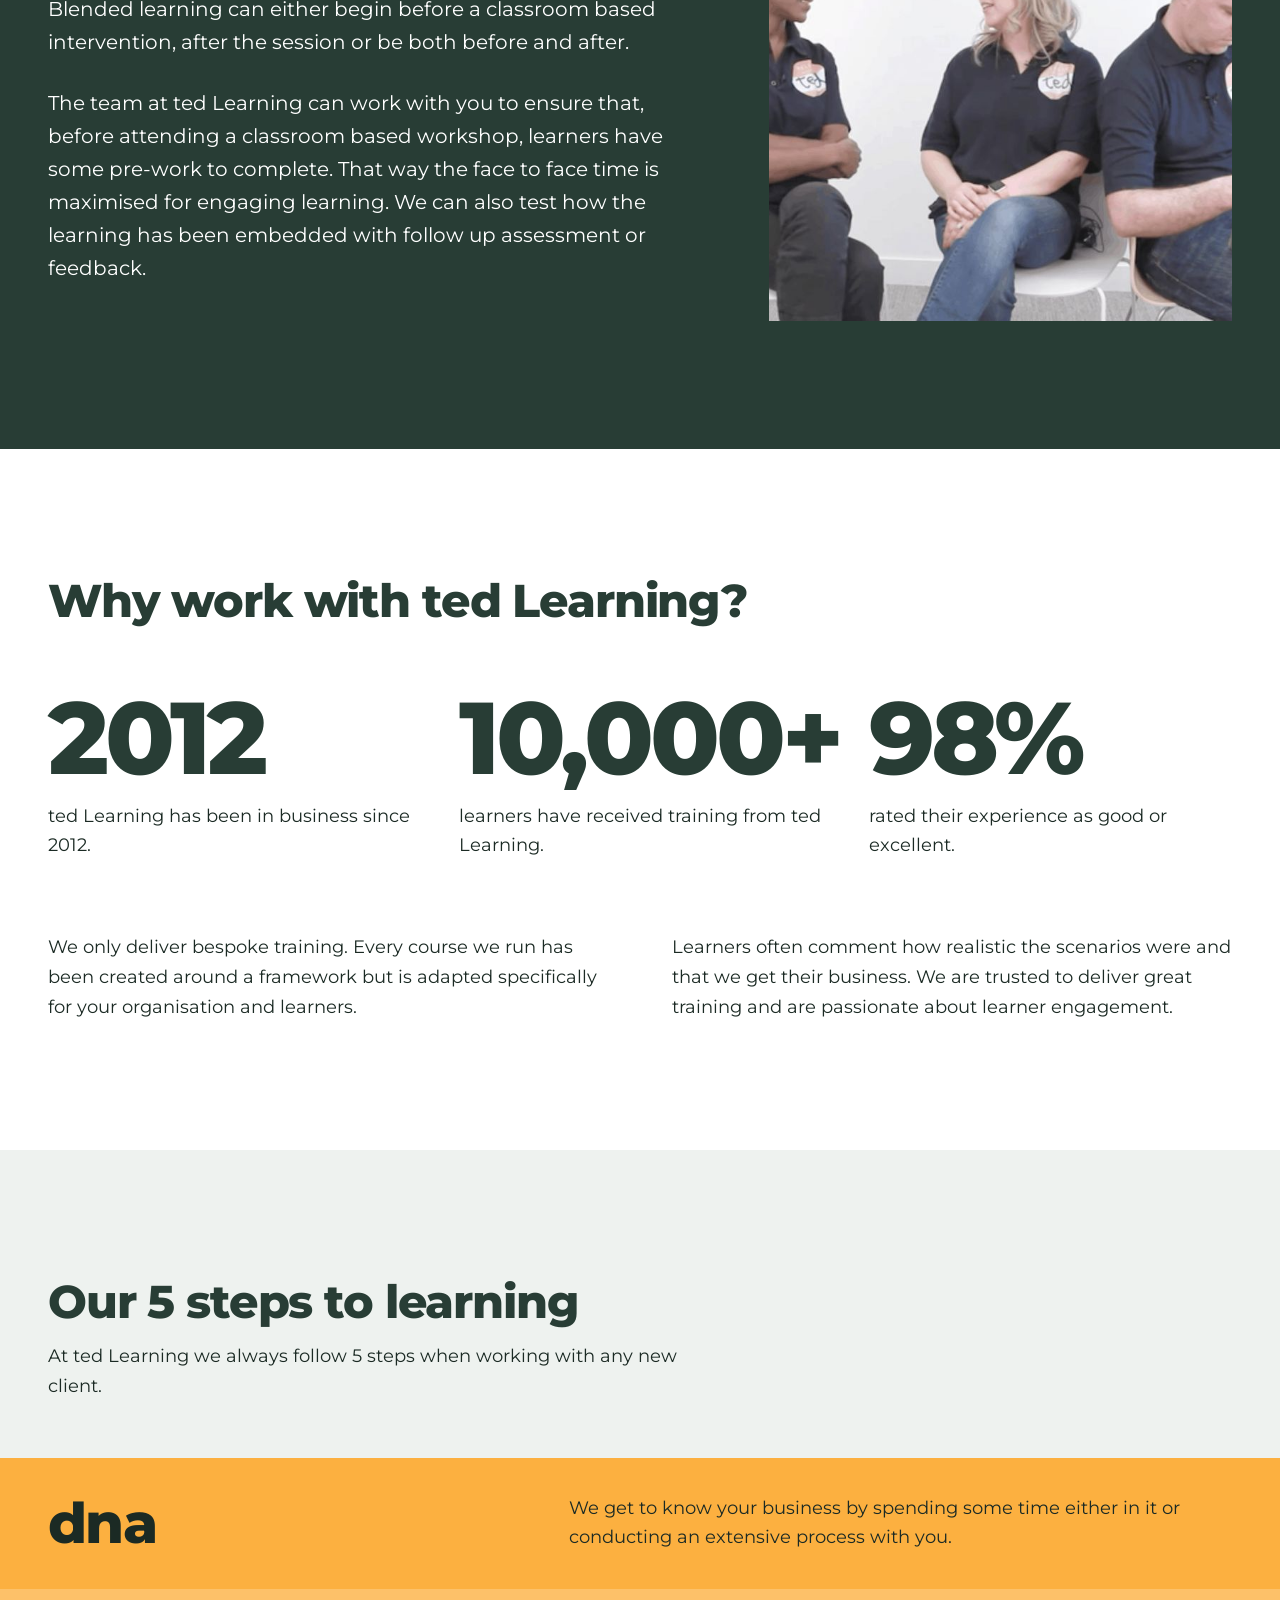
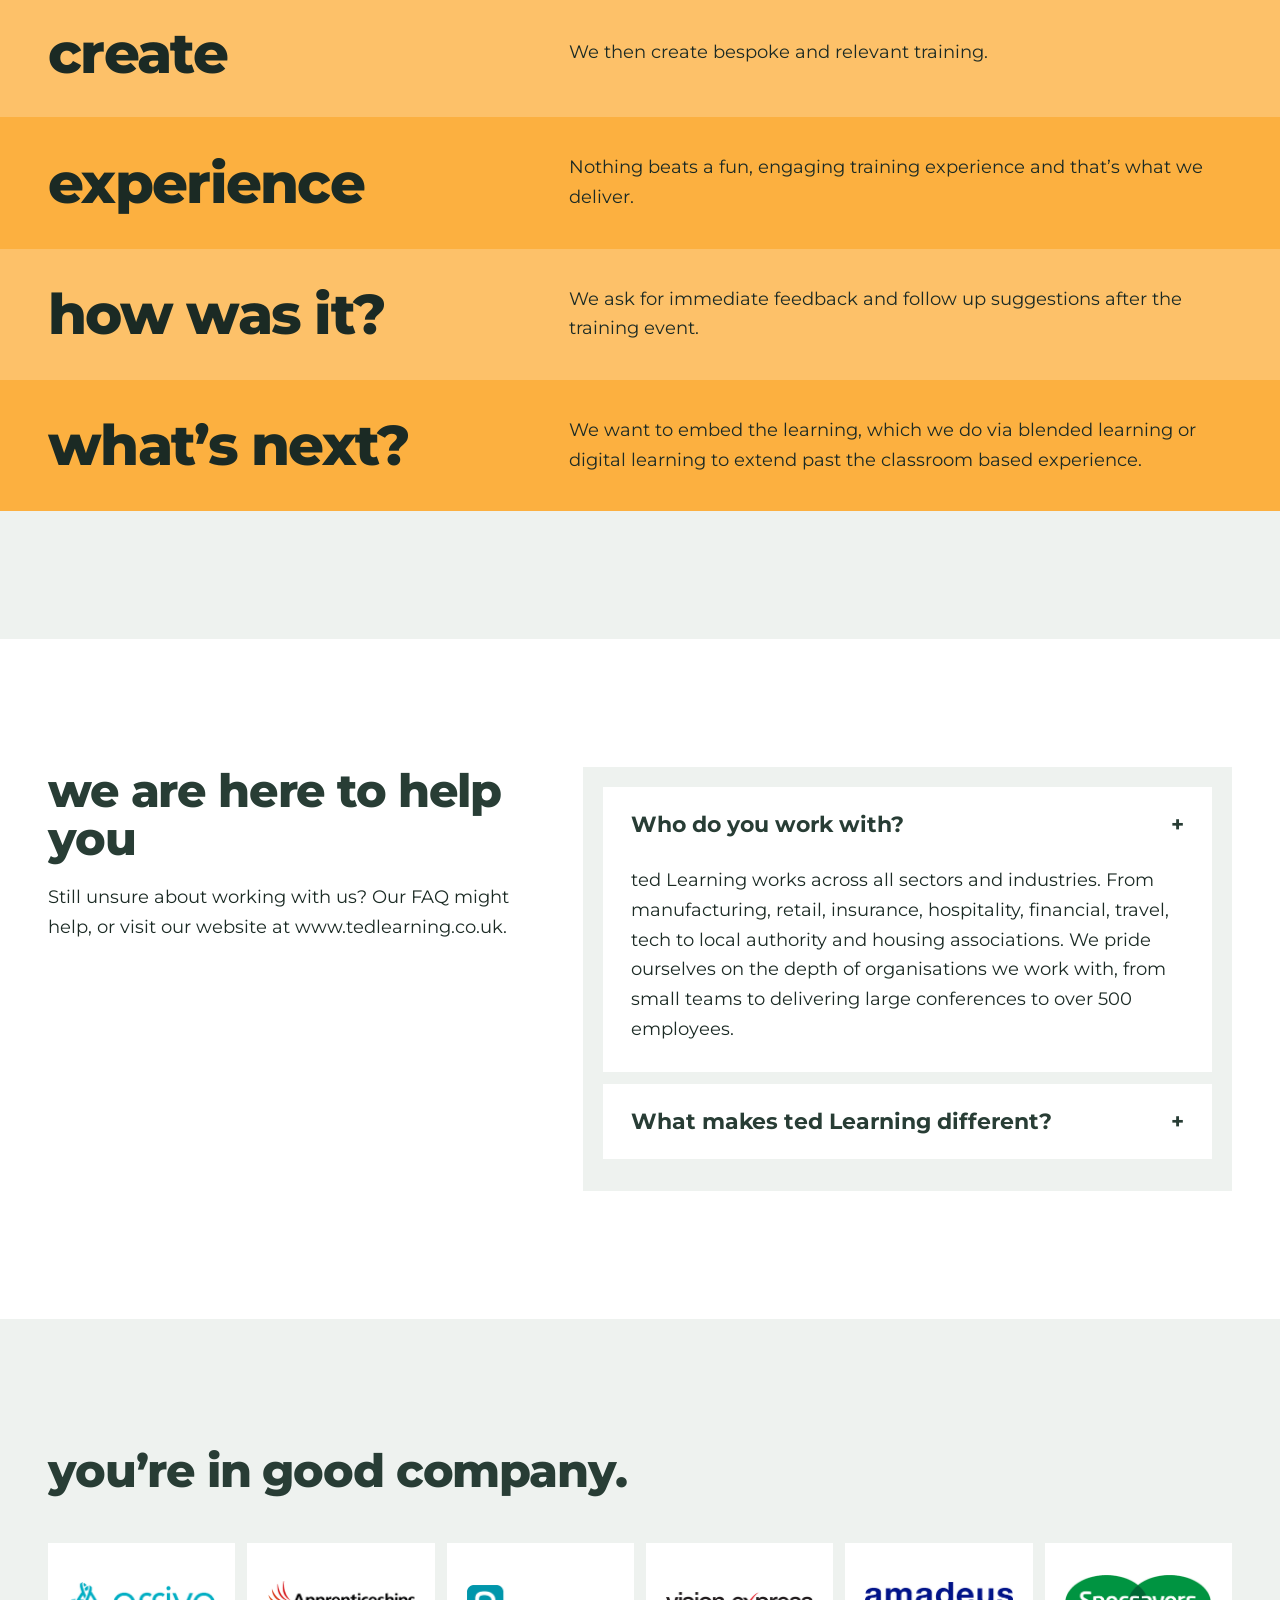
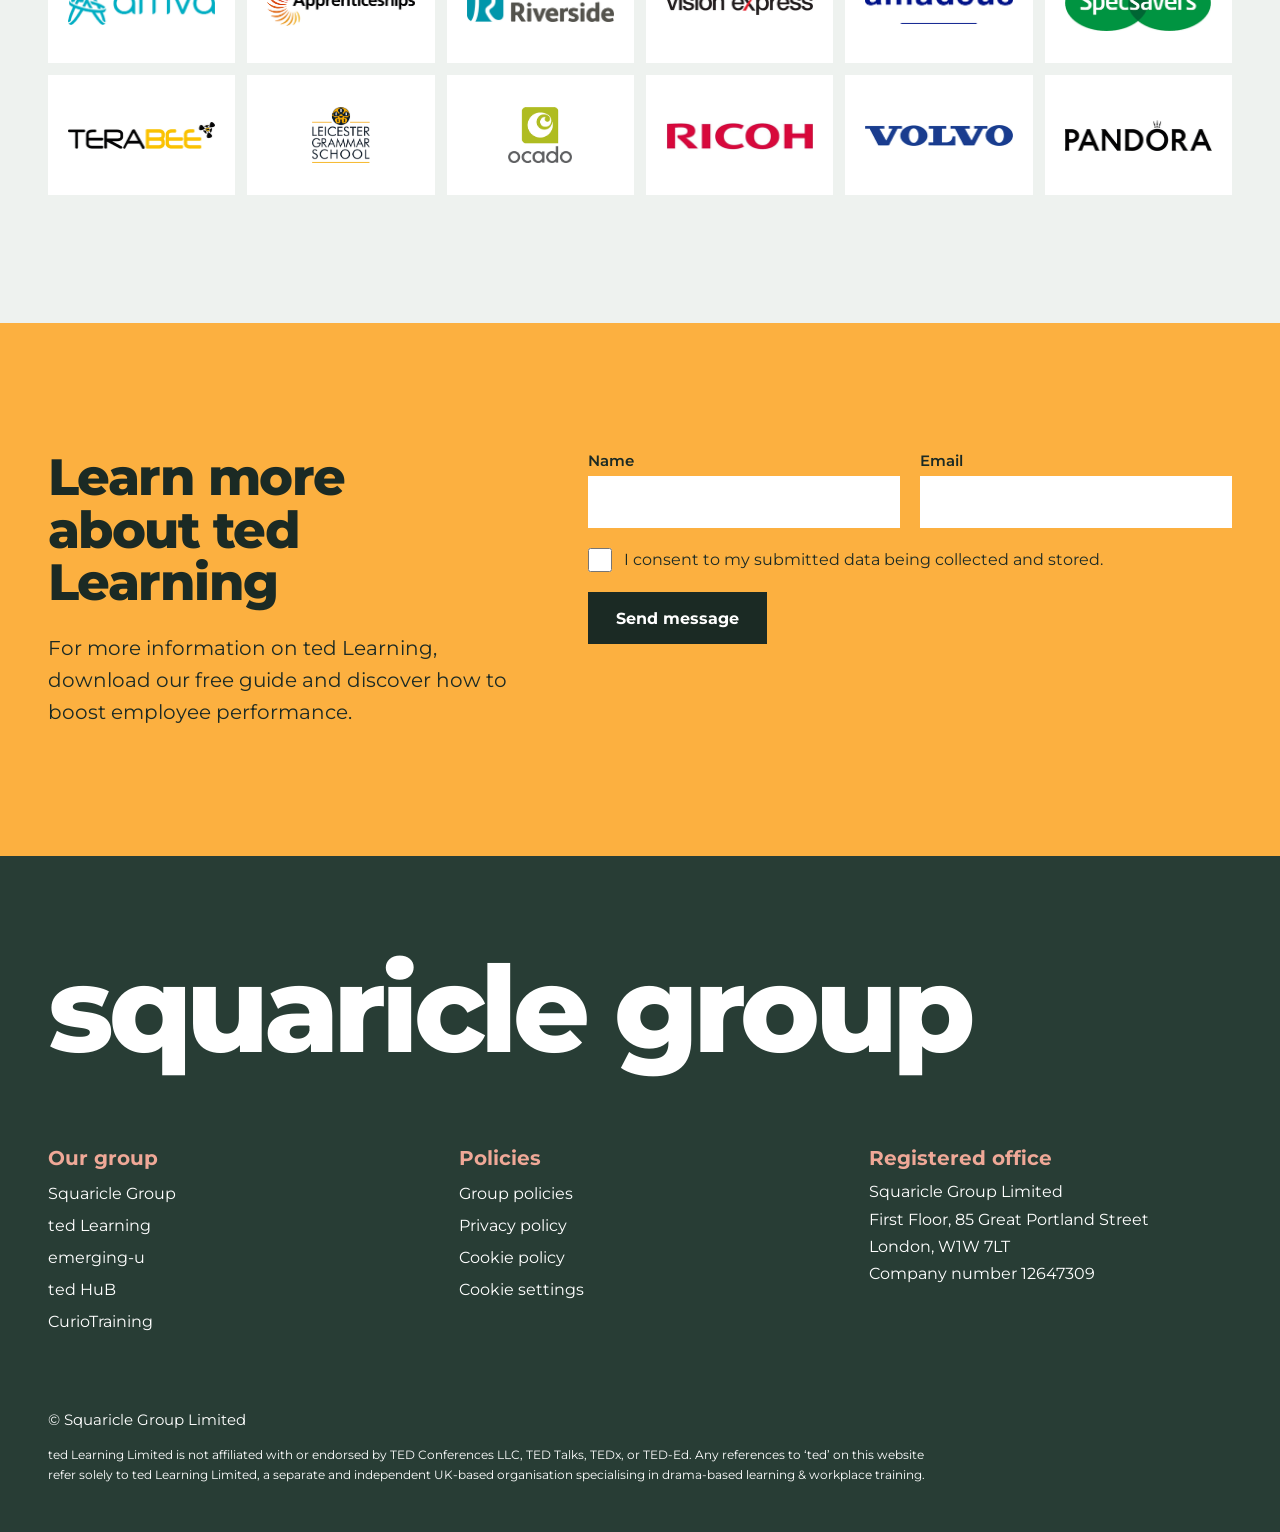
<file: ted-learning.html>
<!doctype html>
<html lang="en">
<head>
<meta charset="utf-8">
<meta name="viewport" content="width=device-width, initial-scale=1">
<title>ted Learning | Squaricle Group</title>
<meta name="description" content="ted Learning has delivered dramatically different, engaging and fun theatre based learning since 2012, in the classroom and as blended learning.">
<meta name="theme-color" content="#283d35">
<meta property="og:type" content="website">
<meta property="og:site_name" content="Squaricle Group">
<meta property="og:title" content="ted Learning | Squaricle Group">
<meta property="og:description" content="ted Learning has delivered dramatically different, engaging and fun theatre based learning since 2012, in the classroom and as blended learning.">
<link rel="icon" href="assets/img/favicon-32.png" sizes="32x32" type="image/png">
<link rel="apple-touch-icon" href="assets/img/apple-touch-icon.png">
<link rel="preload" href="assets/fonts/montserrat-latin.woff2" as="font" type="font/woff2" crossorigin>
<link rel="stylesheet" href="css/site.css">
<link rel="stylesheet" href="css/consent.css">
<link rel="stylesheet" href="css/ted-learning.css">
</head>
<body>
<div style="width:100%;background:#ffffff;font-family:'Montserrat',system-ui,sans-serif;color:#1b2a24;overflow:hidden">

<a class="skip" href="#top">Skip to content</a>
<header class="dk" style="background:#283d35">
<div class="wrap" style="display:flex;align-items:center;justify-content:space-between;gap:24px;height:104px">
<a href="index.html" aria-label="Squaricle Group home" style="display:block;line-height:0"><img src="assets/img/sg-symbol.png" alt="Squaricle Group" style="height:64px;width:64px;display:block"></a>
<nav class="nav" id="site-nav" aria-label="Main" style="display:flex;align-items:center;gap:36px">
<a href="index.html">Home</a>
<div class="has-sub"><a href="index.html#brands" aria-current="true" style="color:#efa897">Businesses and partners</a><ul class="sub" aria-label="Businesses and partners"><li><a href="ted-learning.html" aria-current="page">ted Learning</a></li><li><a href="https://hub.tedlearning.co.uk" target="_blank" rel="noopener">ted HuB</a></li><li><a href="emerging-u.html">emerging-u</a></li><li><a href="https://www.curiotraining.com" target="_blank" rel="noopener">CurioTraining</a></li></ul></div>
<div class="has-sub"><a href="our-team.html">Our people</a><ul class="sub" aria-label="Our people"><li><a href="our-team.html#leadership">Leadership</a></li><li><a href="our-team.html">Our team</a></li></ul></div>
<div class="has-sub"><a href="our-values.html">Our values</a><ul class="sub" aria-label="Our values"><li><a href="our-values.html">Our values &amp; mission</a></li><li><a href="diversity-and-inclusion.html">Diversity &amp; inclusion</a></li><li><a href="people-policy.html">People policy</a></li><li><a href="corporate-social-responsibility.html">Corporate social responsibility</a></li></ul></div>
<a href="careers.html">Careers</a>
<a href="index.html#contact" class="btn btn-s" style="min-height:44px;padding:0 22px;color:#1b2a24">Talk to us</a>
</nav>
<button type="button" class="menu-btn" aria-expanded="false" aria-controls="site-nav" aria-label="Open menu"><span></span><span></span><span></span></button>
</div>
</header>

<main id="top">

<section style="background:#fcb040;padding:40px 0 150px">
<div class="wrap">
<p class="crumb" style="margin:0 0 40px;font-size:16px;color:#1b2a24"><a href="index.html#brands">Businesses and partners</a> / ted Learning</p>
<h1 class="h1" style="max-width:1250px">ted Learning is dramatically different</h1>
<div class="two" style="display:grid;grid-template-columns:5fr 7fr;gap:56px;margin-top:56px;align-items:start">
<div>
<p style="margin:0;font-size:22px;line-height:1.55;color:#1b2a24;max-width:480px">ted Learning was established in June 2012 to deliver theatre based learning that was dramatically different, engaging and fun.</p>
<div style="margin-top:32px;display:flex;gap:16px;flex-wrap:wrap;align-items:center">
<a class="btn btn-i" href="#contact">Talk to ted Learning</a>
<a href="#why" style="font-size:16px;font-weight:700;color:#1b2a24">Why work with ted Learning</a>
</div>
</div>
<div style="position:relative">
<img src="assets/img/project-inclusion-and-values.jpg" alt="A ted Learning actor and trainer in front of an inclusion and diversity banner" style="display:block;width:100%;height:440px;object-fit:cover">
<div style="position:absolute;left:-76px;bottom:-84px;width:248px;height:248px;border-radius:50%;border:22px solid #283d35;background:#fcb040;overflow:hidden">
<img src="assets/img/brand-ted-learning.png" alt="ted Learning logo" style="display:block;width:100%;height:100%;object-fit:cover">
</div>
</div>
</div>
</div>
</section>

<section class="three" style="display:grid;grid-template-columns:repeat(3,minmax(0,1fr))">
<div style="background:#5fad91;min-height:240px;padding:36px 48px;display:flex;align-items:flex-end"><p class="word">dramatically different</p></div>
<div style="background:#cbbba0;min-height:240px;padding:36px 48px;display:flex;align-items:flex-end"><p class="word">engaging</p></div>
<div style="background:#efa897;min-height:240px;padding:36px 48px;display:flex;align-items:flex-end"><p class="word">fun</p></div>
</section>

<section style="padding:128px 0">
<div class="wrap two" style="display:grid;grid-template-columns:5fr 7fr;gap:64px">
<div>
<p class="stmt">We never do role-play. Learners observe and direct the action, and when they interact with the actors they always play themselves. We call this real-play.</p>
</div>
<div style="display:flex;flex-direction:column;gap:24px">
<p class="p">ted Learning delivers theatre based learning that is dramatically different, engaging and fun. Over the years we have worked across many sectors and industries.</p>
<p class="p">Our training is experiential. We appeal to more than just the see and hear senses that most training is directed at. Because we create work based scenarios based on real life, learners feel emotionally connected to and engaged with the learning. That sense of feeling drives reactions, thoughts and discussions.</p>
<p class="p">We use professionally trained actors who bring the theatre of learning to life.</p>
<p class="p">ted Learning offers both classroom based learning and blended learning.</p>
</div>
</div>
</section>

<section style="background:#eef2ef;padding:128px 0">
<div class="wrap two" style="display:grid;grid-template-columns:6fr 6fr;gap:72px;align-items:center">
<img src="assets/img/project-brand-briefing.jpg" alt="A ted Learning session in progress" style="display:block;width:100%;height:520px;object-fit:cover">
<div style="display:flex;flex-direction:column;gap:24px">
<h2 class="h2">What is theatre based learning?</h2>
<p class="p">Training has to be fun, to embed the learning and deliver long term benefits to your people and your organisation. At ted Learning, we use our ‘theatre of learning’ to fully engage learners with scenario based and practice sessions.</p>
<p class="p">By observing human interactions in a number of different environments, we get a chance to understand why people react the way they do. This helps us learn how we can avoid conflict and how we manage different approaches depending on who we are speaking with, what it’s about and where the conversation is taking place.</p>
<h3 class="h3" style="margin-top:12px">How do we do it?</h3>
<p class="p">Our professionally trained actors specialise in getting under the skin of your organisation so we portray real-life situations. We want everyone attending a ted Learning course to say “they get us”. Working with expert trainers and facilitators, we create safe, fun environments to learn.</p>
<p class="stmt" style="font-size:26px">If it’s not dramatically different, engaging and fun, it’s not ted Learning!</p>
</div>
</div>
</section>

<section class="dk" style="background:#283d35;padding:128px 0">
<div class="wrap two" style="display:grid;grid-template-columns:7fr 5fr;gap:72px;align-items:center">
<div style="display:flex;flex-direction:column;gap:28px">
<h2 class="h2" style="color:#ffffff">What is blended learning?</h2>
<p style="margin:0;font-size:20px;line-height:1.65;color:#ffffff">Blended learning can either begin before a classroom based intervention, after the session or be both before and after.</p>
<p style="margin:0;font-size:20px;line-height:1.65;color:#ffffff">The team at ted Learning can work with you to ensure that, before attending a classroom based workshop, learners have some pre-work to complete. That way the face to face time is maximised for engaging learning. We can also test how the learning has been embedded with follow up assessment or feedback.</p>
</div>
<img src="assets/img/project-harassment.jpg" alt="Three ted Learning trainers in a session" style="display:block;width:100%;height:440px;object-fit:cover">
</div>
</section>

<section id="why" style="padding:128px 0">
<div class="wrap">
<h2 class="h2">Why work with ted Learning?</h2>
<div class="three" style="display:grid;grid-template-columns:repeat(3,minmax(0,1fr));gap:48px;margin-top:64px">
<div><p style="margin:0;font-weight:800;font-size:clamp(64px,8vw,120px);line-height:0.95;letter-spacing:-0.04em;color:#283d35">2012</p><p class="p" style="margin-top:16px">ted Learning has been in business since 2012.</p></div>
<div><p style="margin:0;font-weight:800;font-size:clamp(64px,8vw,120px);line-height:0.95;letter-spacing:-0.04em;color:#283d35">10,000+</p><p class="p" style="margin-top:16px">learners have received training from ted Learning.</p></div>
<div><p style="margin:0;font-weight:800;font-size:clamp(64px,8vw,120px);line-height:0.95;letter-spacing:-0.04em;color:#283d35">98%</p><p class="p" style="margin-top:16px">rated their experience as good or excellent.</p></div>
</div>
<div class="two" style="display:grid;grid-template-columns:1fr 1fr;gap:64px;margin-top:72px">
<p class="p">We only deliver bespoke training. Every course we run has been created around a framework but is adapted specifically for your organisation and learners.</p>
<p class="p">Learners often comment how realistic the scenarios were and that we get their business. We are trusted to deliver great training and are passionate about learner engagement.</p>
</div>
</div>
</section>

<section style="background:#eef2ef;padding:128px 0">
<div class="wrap">
<h2 class="h2">Our 5 steps to learning</h2>
<p class="p" style="margin-top:16px;max-width:640px">At ted Learning we always follow 5 steps when working with any new client.</p>
</div>
<ol style="list-style:none;margin:56px 0 0;padding:0">
<li class="step" style="background:#fcb040"><p class="word">dna</p><p class="p">We get to know your business by spending some time either in it or conducting an extensive process with you.</p></li>
<li class="step" style="background:#fdc169"><p class="word">create</p><p class="p">We then create bespoke and relevant training.</p></li>
<li class="step" style="background:#fcb040"><p class="word">experience</p><p class="p">Nothing beats a fun, engaging training experience and that’s what we deliver.</p></li>
<li class="step" style="background:#fdc169"><p class="word">how was it?</p><p class="p">We ask for immediate feedback and follow up suggestions after the training event.</p></li>
<li class="step" style="background:#fcb040"><p class="word">what’s next?</p><p class="p">We want to embed the learning, which we do via blended learning or digital learning to extend past the classroom based experience.</p></li>
</ol>
</section>

<section style="padding:128px 0">
<div class="wrap two" style="display:grid;grid-template-columns:5fr 7fr;gap:72px;align-items:start">
<div>
<h2 class="h2">we are here to help you</h2>
<p class="p" style="margin-top:20px">Still unsure about working with us? Our FAQ might help, or visit our website at www.tedlearning.co.uk.</p>
</div>
<div class="faq" style="background:#eef2ef;padding:20px">
<details open>
<summary>Who do you work with?<span aria-hidden="true">+</span></summary>
<div class="a"><p class="p">ted Learning works across all sectors and industries. From manufacturing, retail, insurance, hospitality, financial, travel, tech to local authority and housing associations. We pride ourselves on the depth of organisations we work with, from small teams to delivering large conferences to over 500 employees.</p></div>
</details>
<details>
<summary>What makes ted Learning different?<span aria-hidden="true">+</span></summary>
<div class="a"><p class="p">Learning should be engaging and fun. ted Learning delivers dramatically different, engaging and fun. People laugh but learn. Our actors deliver realistic scenarios that ensure people feel the learning as well as seeing and hearing it. And our expert trainers are experienced in their subject matter: if they deliver project management, they have been a project manager in the past. If they deliver customer service training, they have worked in a customer service environment.</p></div>
</details>
</div>
</div>
</section>

<section style="background:#eef2ef;padding:128px 0">
<div class="wrap">
<h2 class="h2">you’re in good company.</h2>
<div class="six" style="display:grid;grid-template-columns:repeat(6,minmax(0,1fr));gap:12px;margin-top:48px">
<div class="logo-cell"><img src="assets/img/client-arriva.png" alt="Arriva"></div>
<div class="logo-cell"><img src="assets/img/client-apprenticeships.png" alt="Apprenticeships"></div>
<div class="logo-cell"><img src="assets/img/client-riverside.png" alt="Riverside"></div>
<div class="logo-cell"><img src="assets/img/client-vision-express.png" alt="Vision Express"></div>
<div class="logo-cell"><img src="assets/img/client-amadeus.png" alt="Amadeus"></div>
<div class="logo-cell"><img src="assets/img/client-specsavers.png" alt="Specsavers"></div>
<div class="logo-cell"><img src="assets/img/client-terabee.png" alt="Terabee"></div>
<div class="logo-cell"><img src="assets/img/client-leicester-grammar-school.png" alt="Leicester Grammar School"></div>
<div class="logo-cell"><img src="assets/img/client-ocado.png" alt="Ocado"></div>
<div class="logo-cell"><img src="assets/img/client-ricoh.png" alt="Ricoh"></div>
<div class="logo-cell"><img src="assets/img/client-volvo.png" alt="Volvo"></div>
<div class="logo-cell"><img src="assets/img/client-pandora.png" alt="Pandora"></div>
</div>
</div>
</section>

<section id="contact" style="background:#fcb040;padding:128px 0">
<div class="wrap two" style="display:grid;grid-template-columns:5fr 7fr;gap:80px;align-items:start">
<div>
<h2 style="margin:0;font-weight:800;font-size:clamp(36px,4vw,60px);line-height:1.02;letter-spacing:-0.03em;color:#1b2a24">Learn more about ted Learning</h2>
<p style="margin:24px 0 0;font-size:20px;line-height:1.6;color:#1b2a24;max-width:460px">For more information on ted Learning, download our free guide and discover how to boost employee performance.</p>
</div>
<form data-form method="post" action="#" style="display:grid;grid-template-columns:repeat(2,minmax(0,1fr));gap:20px">
<div><label class="lbl" for="tn">Name</label><input class="fld" id="tn" type="text" autocomplete="name" name="tn"></div>
<div><label class="lbl" for="te">Email</label><input class="fld" id="te" type="email" autocomplete="email" name="te"></div>
<div style="grid-column:1 / span 2;display:flex;gap:12px;align-items:flex-start"><input id="tc" type="checkbox" style="width:24px;height:24px;margin:0;flex:none" name="tc"><label for="tc" style="font-size:16px;line-height:1.5;color:#1b2a24">I consent to my submitted data being collected and stored.</label></div>
<div style="grid-column:1 / span 2"><button type="submit" class="btn btn-i">Send message</button></div>
</form>
</div>
</section>

</main>

<footer class="dk" style="background:#283d35;padding:96px 0 48px;color:#ffffff">
<div class="wrap">
<p style="margin:0;font-weight:800;font-size:clamp(52px,9.4vw,136px);line-height:0.95;letter-spacing:-0.045em;color:#ffffff">squaricle group</p>
<div class="three" style="display:grid;grid-template-columns:repeat(3,minmax(0,1fr));gap:48px;margin-top:80px">
<div class="fl" style="display:flex;flex-direction:column">
<p style="margin:0 0 8px;font-size:20px;font-weight:700;color:#efa897">Our group</p>
<a href="index.html">Squaricle Group</a><a href="ted-learning.html">ted Learning</a><a href="emerging-u.html">emerging-u</a><a href="https://hub.tedlearning.co.uk">ted HuB</a><a href="https://www.curiotraining.com">CurioTraining</a>
</div>
<div class="fl" style="display:flex;flex-direction:column">
<p style="margin:0 0 8px;font-size:20px;font-weight:700;color:#efa897">Policies</p>
<a href="group-policies.html">Group policies</a><a href="privacy-policy.html">Privacy policy</a><a href="cookie-policy.html">Cookie policy</a><a href="cookie-policy.html#consent" data-consent-open>Cookie settings</a>
</div>
<div>
<p style="margin:0 0 8px;font-size:20px;font-weight:700;color:#efa897">Registered office</p>
<p style="margin:0;font-size:16px;line-height:1.7;color:#ffffff">Squaricle Group Limited<br>First Floor, 85 Great Portland Street<br>London, W1W 7LT<br>Company number 12647309</p>
</div>
</div>
<p style="margin:72px 0 0;font-size:15px;color:#ffffff">© Squaricle Group Limited</p>
<p style="margin:16px 0 0;max-width:900px;font-size:12px;line-height:1.6;color:#ffffff">ted Learning Limited is not affiliated with or endorsed by TED Conferences LLC, TED Talks, TEDx, or TED-Ed. Any references to ‘ted’ on this website refer solely to ted Learning Limited, a separate and independent UK-based organisation specialising in drama-based learning &amp; workplace training.</p>
</div>
</footer>

</div>
<script type="text/plain" data-consent="statistics" src="js/analytics.js"></script>
<script src="js/consent.js" defer></script>
<script src="js/site.js" defer></script>
</body>
</html>
</file>
<file: css/site.css>
/* Squaricle Group – shared styles: fonts, header menu, forms, project filter, hero video */

@font-face {
  font-family: 'Montserrat';
  font-style: normal;
  font-weight: 400 800;
  font-display: swap;
  src: url('../assets/fonts/montserrat-latin-ext.woff2') format('woff2');
  unicode-range: U+0100-02BA, U+02BD-02C5, U+02C7-02CC, U+02CE-02D7, U+02DD-02FF, U+0304, U+0308, U+0329, U+1D00-1DBF, U+1E00-1E9F, U+1EF2-1EFF, U+2020, U+20A0-20AB, U+20AD-20C4, U+2113, U+2C60-2C7F, U+A720-A7FF;
}
@font-face {
  font-family: 'Montserrat';
  font-style: normal;
  font-weight: 400 800;
  font-display: swap;
  src: url('../assets/fonts/montserrat-latin.woff2') format('woff2');
  unicode-range: U+0000-00FF, U+0131, U+0152-0153, U+02BB-02BC, U+02C6, U+02DA, U+02DC, U+0304, U+0308, U+0329, U+2000-206F, U+20AC, U+2122, U+2191, U+2193, U+2212, U+2215, U+FEFF, U+FFFD;
}

html { scroll-behavior: smooth; }
img { max-width: 100%; }
:target { scroll-margin-top: 24px; }

/* Skip link */
.skip {
  position: absolute;
  left: -9999px;
  top: 0;
  z-index: 100;
  padding: 14px 20px;
  background: #efa897;
  color: #1b2a24;
  font-weight: 700;
  text-decoration: none;
}
.skip:focus { left: 8px; top: 8px; }

/* Header and mobile menu */
header { position: relative; z-index: 30; }
.menu-btn {
  display: none;
  width: 48px;
  height: 48px;
  padding: 0;
  border: 0;
  background: #efa897;
  cursor: pointer;
  flex-direction: column;
  align-items: center;
  justify-content: center;
  gap: 6px;
}
.menu-btn span { display: block; width: 22px; height: 3px; background: #1b2a24; }
@media (max-width: 900px) {
  .menu-btn { display: flex; }
  .nav { display: none !important; }
  .nav.open {
    display: flex !important;
    flex-direction: column;
    align-items: stretch !important;
    gap: 0 !important;
    position: absolute;
    left: 0;
    right: 0;
    top: 100%;
    z-index: 40;
    background: #283d35;
    padding: 8px 20px 28px;
  }
  .nav.open a { display: block; padding: 15px 0; font-size: 20px; }
  .nav.open a.btn { display: flex; margin-top: 12px; font-size: 16px; padding: 0 22px; }
}

/* Dropdown sub-menus */
.has-sub { position: relative; padding: 24px 0; margin: -24px 0; }
.has-sub > a::after { content: ""; display: inline-block; width: 6px; height: 6px; margin: 0 0 3px 8px; border-right: 2px solid currentColor; border-bottom: 2px solid currentColor; transform: rotate(45deg); }
.sub {
  display: none;
  position: absolute;
  top: 100%;
  left: -20px;
  z-index: 50;
  min-width: 270px;
  margin: 0;
  padding: 12px 0;
  list-style: none;
  background: #283d35;
}
.sub a { display: block; padding: 12px 24px; white-space: nowrap; }
.sub a[aria-current="page"] { color: #efa897; }
.has-sub:hover .sub,
.has-sub:focus-within .sub { display: block; }

/* Section tab bar (Our values pages) */
.subnav { background: #eef2ef; }
.subnav ul {
  display: flex;
  flex-wrap: wrap;
  gap: 8px;
  max-width: 1440px;
  margin: 0 auto;
  padding: 20px 48px;
  list-style: none;
  box-sizing: border-box;
}
.subnav a {
  display: flex;
  align-items: center;
  min-height: 48px;
  padding: 0 22px;
  background: #ffffff;
  color: #1b2a24;
  font-size: 16px;
  font-weight: 700;
  text-decoration: none;
}
.subnav a:hover { background: #fcb040; }
.subnav a[aria-current="page"] { background: #283d35; color: #ffffff; }
@media (max-width: 900px) {
  .subnav ul { padding: 14px 20px; gap: 6px; }
  .subnav a { padding: 0 16px; font-size: 15px; }
  .has-sub { padding: 0; margin: 0; }
  .has-sub > a::after { display: none; }
  .sub { display: block; position: static; min-width: 0; padding: 0 0 8px 16px; background: none; }
  .nav.open .sub a { padding: 10px 0; font-size: 17px; font-weight: 600; }
}

/* Project filter (home page) */
.chip { background: #ffffff; color: #1b2a24; }
.chip:hover { background: #fcb040; }
.chip[aria-pressed="true"] { background: #283d35; color: #ffffff; }
.card[hidden] { display: none; }

/* Visually hidden text */
.vh { position: absolute; width: 1px; height: 1px; margin: -1px; padding: 0; overflow: hidden; clip: rect(0 0 0 0); white-space: nowrap; border: 0; }

/* Play badge on project thumbnails */
.thumb { position: relative; }
.thumb .play {
  position: absolute;
  left: 50%;
  top: 50%;
  width: 64px;
  height: 64px;
  margin: -32px 0 0 -32px;
  border-radius: 50%;
  background: rgba(40, 61, 53, 0.92);
}
.thumb .play::after {
  content: "";
  position: absolute;
  left: 25px;
  top: 19px;
  border-style: solid;
  border-width: 13px 0 13px 20px;
  border-color: transparent transparent transparent #ffffff;
}
.card-link:hover .play { background: #efa897; }
.card-link:hover .play::after { border-left-color: #1b2a24; }

/* Video pop-up */
.sg-video {
  width: min(1100px, calc(100vw - 32px));
  max-height: calc(100vh - 32px);
  padding: 0;
  border: 0;
  background: #1b2a24;
  color: #ffffff;
  overflow: visible;
}
.sg-video::backdrop { background: rgba(27, 42, 36, 0.88); }
.sg-video-frame { position: relative; width: 100%; aspect-ratio: 16 / 9; background: #000000; }
.sg-video-frame iframe { position: absolute; inset: 0; width: 100%; height: 100%; border: 0; }
.sg-video-bar { display: flex; align-items: center; justify-content: space-between; gap: 16px; padding: 12px 12px 12px 20px; font-family: 'Montserrat', system-ui, sans-serif; }
.sg-video-title { margin: 0; font-size: 16px; font-weight: 700; line-height: 1.3; }
.sg-video-close {
  flex: none;
  min-width: 48px;
  min-height: 48px;
  padding: 0 18px;
  border: 0;
  border-radius: 0;
  background: #efa897;
  color: #1b2a24;
  font-family: inherit;
  font-size: 16px;
  font-weight: 700;
  cursor: pointer;
}
.sg-video-close:focus-visible { outline: 3px solid #fcb040; outline-offset: 3px; }
.sg-video-note { margin: 0; padding: 0 20px 14px; font-family: 'Montserrat', system-ui, sans-serif; font-size: 13px; opacity: 0.85; }

/* Photo montage: a slow, endless slide, like the original site (one full loop every 20 seconds) */
.marquee { overflow: hidden; margin-top: 64px; }
.marquee-track { display: flex; width: max-content; animation: sg-marquee 20s linear infinite; }
.marquee:hover .marquee-track { animation-play-state: paused; }
.marquee-item { display: block; flex: none; width: auto; height: 528px; max-width: none; }
@keyframes sg-marquee { from { transform: translateX(0); } to { transform: translateX(-25%); } }
@media (max-width: 900px) { .marquee-item { height: 300px; } }
@media (prefers-reduced-motion: reduce) {
  /* No sliding: show one still photo montage across the full width */
  .marquee-track { animation: none; width: 100%; }
  .marquee-item { width: 100%; height: clamp(300px, 36vw, 528px); object-fit: cover; }
  .marquee-item[aria-hidden="true"] { display: none; }
}

/* Hero background video (Vimeo "background" player, loaded by js/site.js). It fills the hero like a cover image:
   the 16:9 frame is scaled up until it covers the whole box, and fades in once it is playing. */
.herovid-box { container-type: size; }
.herovid {
  position: absolute;
  top: 50%;
  left: 50%;
  width: max(100%, 177.78vh);
  height: max(100%, 56.25vw);
  border: 0;
  pointer-events: none;
  opacity: 0;
  transform: translate(-50%, -50%);
  transition: opacity 0.8s ease;
}
@supports (width: 1cqw) {
  .herovid { width: max(100cqw, 177.78cqh); height: max(100cqh, 56.25cqw); }
}
.herovid.is-playing { opacity: 1; }
@media (prefers-reduced-motion: reduce) {
  html { scroll-behavior: auto; }
  .herovid { display: none; }
  .card img { transition: none; }
}

/* Forms */
.form-status {
  grid-column: 1 / -1;
  margin: 0;
  padding: 16px 20px;
  font-size: 16px;
  line-height: 1.5;
  font-weight: 600;
  background: #ffffff;
  color: #1b2a24;
}
.form-status[hidden] { display: none; }
.form-status.error { background: #1b2a24; color: #ffffff; }

/* Client logos: two rows that slide in opposite directions (the logos are white, so they sit on the dark green band) */
.logos { margin-top: 56px; overflow: hidden; }
.logo-row { overflow: hidden; }
.logo-track { display: flex; width: max-content; animation: sg-logos 90s linear infinite; }
.logo-row.rev .logo-track { animation-direction: reverse; animation-duration: 100s; }
.logos:hover .logo-track { animation-play-state: paused; }
.logo-track img { display: block; flex: none; width: 150px; height: 150px; margin: 0 6px; }
@keyframes sg-logos { from { transform: translateX(0); } to { transform: translateX(-50%); } }
@media (max-width: 900px) { .logo-track img { width: 110px; height: 110px; margin: 0 4px; } }
@media (prefers-reduced-motion: reduce) {
  /* No sliding: show every logo in a tidy wrapped grid instead */
  .logos { padding: 0 max(20px, min(48px, 4vw)); }
  .logo-row { overflow: visible; }
  .logo-track { animation: none; width: auto; flex-wrap: wrap; justify-content: center; }
  .logo-track img { width: 120px; height: 120px; }
  .logo-track img[aria-hidden="true"] { display: none; }
}

/* Spam trap field inside every form: off screen, never seen or tabbed to by people */
.hp { position: absolute; left: -9999px; top: auto; width: 1px; height: 1px; overflow: hidden; }

/* Footer: logo on the left of the large "squaricle group" wordmark */
.foot-brand { display: flex; align-items: center; gap: clamp(24px, 4vw, 64px); }
.foot-brand img { display: block; flex: none; width: auto; height: clamp(120px, 15vw, 220px); }
.foot-brand p { min-width: 0; }

/* Footer contact line */
.fc a { color: #ffffff; text-decoration: underline; text-underline-offset: 3px; }
.fc a:hover { color: #efa897; }
</file>
<file: css/consent.css>
/* Cookie consent banner and preferences panel */

.sg-banner {
  position: fixed;
  left: 16px;
  right: 16px;
  bottom: 16px;
  z-index: 1000;
  display: flex;
  flex-wrap: wrap;
  align-items: center;
  justify-content: space-between;
  gap: 20px 32px;
  max-width: 1100px;
  margin: 0 auto;
  padding: 24px 28px;
  box-sizing: border-box;
  background: #1b2a24;
  color: #ffffff;
  font-family: 'Montserrat', system-ui, sans-serif;
  box-shadow: 0 8px 32px rgba(0, 0, 0, 0.35);
}
.sg-banner-text { flex: 1 1 420px; }
.sg-banner p { margin: 0; font-size: 15px; line-height: 1.55; }
.sg-banner .sg-banner-title { margin-bottom: 6px; font-size: 19px; font-weight: 800; letter-spacing: -0.01em; }
.sg-banner a { color: #efa897; font-weight: 700; }
.sg-banner-actions { display: flex; flex-wrap: wrap; gap: 10px; }

.sg-btn {
  min-height: 48px;
  padding: 0 22px;
  border: 0;
  border-radius: 0;
  font-family: inherit;
  font-size: 15px;
  font-weight: 700;
  cursor: pointer;
}
.sg-btn-accept { background: #efa897; color: #1b2a24; }
.sg-btn-reject { background: #ffffff; color: #1b2a24; }
.sg-btn-manage { background: transparent; color: inherit; box-shadow: inset 0 0 0 2px currentColor; }
.sg-btn:hover { filter: brightness(0.94); }
.sg-btn:focus-visible,
.sg-banner a:focus-visible,
.sg-dialog input:focus-visible { outline: 3px solid #fcb040; outline-offset: 3px; }

.sg-dialog {
  width: min(720px, calc(100vw - 32px));
  max-height: calc(100vh - 32px);
  padding: 0;
  border: 0;
  background: #ffffff;
  color: #1b2a24;
  font-family: 'Montserrat', system-ui, sans-serif;
}
.sg-dialog::backdrop { background: rgba(27, 42, 36, 0.7); }
.sg-dialog-body { padding: 32px; }
.sg-dialog h2 { margin: 0 0 14px; font-size: 28px; font-weight: 800; letter-spacing: -0.02em; color: #283d35; }
.sg-dialog p { margin: 0 0 18px; font-size: 15px; line-height: 1.6; }
.sg-cat { margin-bottom: 12px; padding: 18px 20px; background: #eef2ef; }
.sg-cat p { margin: 8px 0 0; font-size: 14px; }
.sg-cat-head { display: flex; align-items: center; gap: 14px; }
.sg-cat-head label { flex: 1; font-size: 18px; font-weight: 700; color: #283d35; }
.sg-cat-head input { width: 26px; height: 26px; margin: 0; flex: none; accent-color: #283d35; }
.sg-always { font-size: 14px; font-weight: 700; }
.sg-dialog-actions { display: flex; flex-wrap: wrap; gap: 10px; margin-top: 24px; }
.sg-dialog .sg-btn-manage { color: #1b2a24; }
.sg-dialog .sg-btn-reject { background: #ffffff; box-shadow: inset 0 0 0 2px #1b2a24; }

@media (max-width: 600px) {
  .sg-banner { left: 0; right: 0; bottom: 0; padding: 20px; max-height: 80vh; overflow-y: auto; }
  .sg-banner-actions .sg-btn { flex: 1 1 100%; }
  .sg-dialog-body { padding: 22px 18px; }
  .sg-dialog-actions .sg-btn { flex: 1 1 100%; }
}
@media (prefers-reduced-motion: no-preference) {
  .sg-banner { animation: sg-rise 0.3s ease-out; }
  @keyframes sg-rise { from { transform: translateY(24px); opacity: 0; } to { transform: none; opacity: 1; } }
}
</file>
<file: css/privacy-policy.css>
/* Page styles for privacy-policy.php */
body{margin:0;font-family:'Montserrat',system-ui,sans-serif}
*{box-sizing:border-box}
a:focus-visible,button:focus-visible{outline:3px solid #1b2a24;outline-offset:3px}
.dk a:focus-visible,.dk button:focus-visible{outline-color:#efa897}
.wrap{max-width:1440px;margin:0 auto;padding:0 48px}
.h2{margin:0;font-weight:800;font-size:clamp(28px,3vw,40px);line-height:1.08;letter-spacing:-0.025em;color:#283d35}
.p{margin:0;font-size:18px;line-height:1.7;color:#1b2a24}
.p a,.li a{color:#1b2a24;font-weight:700}
.doc section{margin-top:72px}
.doc section > *+*{margin-top:20px}
.doc ul{margin:0;padding-left:26px;display:flex;flex-direction:column;gap:8px}
.doc li{font-size:18px;line-height:1.65;color:#1b2a24}
.nav a{color:#ffffff;text-decoration:none;font-weight:600;font-size:16px}
.nav a:hover{color:#efa897}
.btn{display:inline-flex;align-items:center;justify-content:center;min-height:52px;padding:0 28px;font-family:inherit;font-size:16px;font-weight:700;text-decoration:none;border:0;cursor:pointer;border-radius:0}
.btn-s{background:#efa897;color:#1b2a24}
.fl a{color:#ffffff;text-decoration:none;font-size:16px;line-height:2}
.fl a:hover{color:#efa897}
.side{position:sticky;top:24px}
.side a{display:block;padding:12px 18px;font-size:16px;font-weight:600;color:#1b2a24;text-decoration:none;background:#eef2ef;margin-bottom:6px}
.side a:hover{background:#fcb040}
.side a[aria-current="page"]{background:#283d35;color:#ffffff;font-weight:700}
.side b{display:block;margin:24px 0 10px;font-size:15px;color:#283d35}
.tw{overflow-x:auto}
table{border-collapse:collapse;width:100%;min-width:760px}
th{text-align:left;font-size:16px;font-weight:700;color:#ffffff;background:#283d35;padding:16px 20px}
td{vertical-align:top;font-size:16px;line-height:1.6;color:#1b2a24;padding:20px;background:#eef2ef}
tr:nth-child(even) td{background:#f7f9f7}
td p{margin:0 0 10px}
td p:last-child{margin:0}
@media(max-width:900px){
.wrap{padding:0 20px}
.two{grid-template-columns:1fr !important}
.three{grid-template-columns:1fr !important}
.side{position:static}
.nav{display:none !important}
}
</file>
<file: css/ted-learning.css>
/* Page styles for ted-learning.php */
body{margin:0;font-family:'Montserrat',system-ui,sans-serif}
*{box-sizing:border-box}
a:focus-visible,button:focus-visible,input:focus-visible,textarea:focus-visible,summary:focus-visible{outline:3px solid #1b2a24;outline-offset:3px}
.dk a:focus-visible,.dk button:focus-visible{outline-color:#efa897}
.wrap{max-width:1440px;margin:0 auto;padding:0 48px}
.h1{margin:0;font-weight:800;font-size:clamp(44px,6.4vw,92px);line-height:0.98;letter-spacing:-0.035em;color:#1b2a24}
.h2{margin:0;font-weight:800;font-size:clamp(32px,3.6vw,52px);line-height:1.04;letter-spacing:-0.025em;color:#283d35}
.h3{margin:0;font-weight:700;font-size:26px;line-height:1.15;letter-spacing:-0.01em;color:#283d35}
.p{margin:0;font-size:18px;line-height:1.65;color:#1b2a24}
.stmt{margin:0;font-weight:800;font-size:clamp(26px,2.5vw,36px);line-height:1.15;letter-spacing:-0.02em;color:#283d35}
.nav a{color:#ffffff;text-decoration:none;font-weight:600;font-size:16px}
.nav a:hover{color:#efa897}
.btn{display:inline-flex;align-items:center;justify-content:center;min-height:52px;padding:0 28px;font-family:inherit;font-size:16px;font-weight:700;text-decoration:none;border:0;cursor:pointer;border-radius:0}
.btn-s{background:#efa897;color:#1b2a24}
.btn-i{background:#1b2a24;color:#ffffff}
.btn-i:hover{background:#283d35}
.crumb a{color:#1b2a24;font-size:16px;font-weight:600}
.lbl{display:block;font-size:15px;font-weight:600;color:#1b2a24;margin:0 0 6px}
.fld{display:block;width:100%;min-height:52px;padding:0 16px;font-family:inherit;font-size:16px;color:#1b2a24;background:#ffffff;border:0;border-radius:0}
.fl a{color:#ffffff;text-decoration:none;font-size:16px;line-height:2}
.fl a:hover{color:#efa897}
.logo-cell{background:#ffffff;height:120px;display:flex;align-items:center;justify-content:center;padding:20px}
.logo-cell img{max-width:100%;max-height:56px;width:auto;height:auto;object-fit:contain}
.word{margin:0;font-weight:800;font-size:clamp(34px,4.4vw,64px);line-height:1;letter-spacing:-0.03em;color:#1b2a24}
.step{display:grid;grid-template-columns:5fr 7fr;gap:48px;align-items:center;padding:36px 48px}
.faq summary{list-style:none;cursor:pointer;display:flex;align-items:center;justify-content:space-between;gap:24px;padding:24px 28px;font-size:22px;font-weight:700;color:#283d35;background:#ffffff}
.faq summary::-webkit-details-marker{display:none}
.faq .a{padding:4px 28px 28px;background:#ffffff}
.faq details{margin-bottom:12px}
@media(max-width:900px){
.wrap{padding:0 20px}
.two{grid-template-columns:1fr !important}
.three{grid-template-columns:1fr !important}
.six{grid-template-columns:repeat(2,minmax(0,1fr)) !important}
.step{grid-template-columns:1fr;gap:12px;padding:28px 20px}
.nav{display:none !important}
}
</file>
